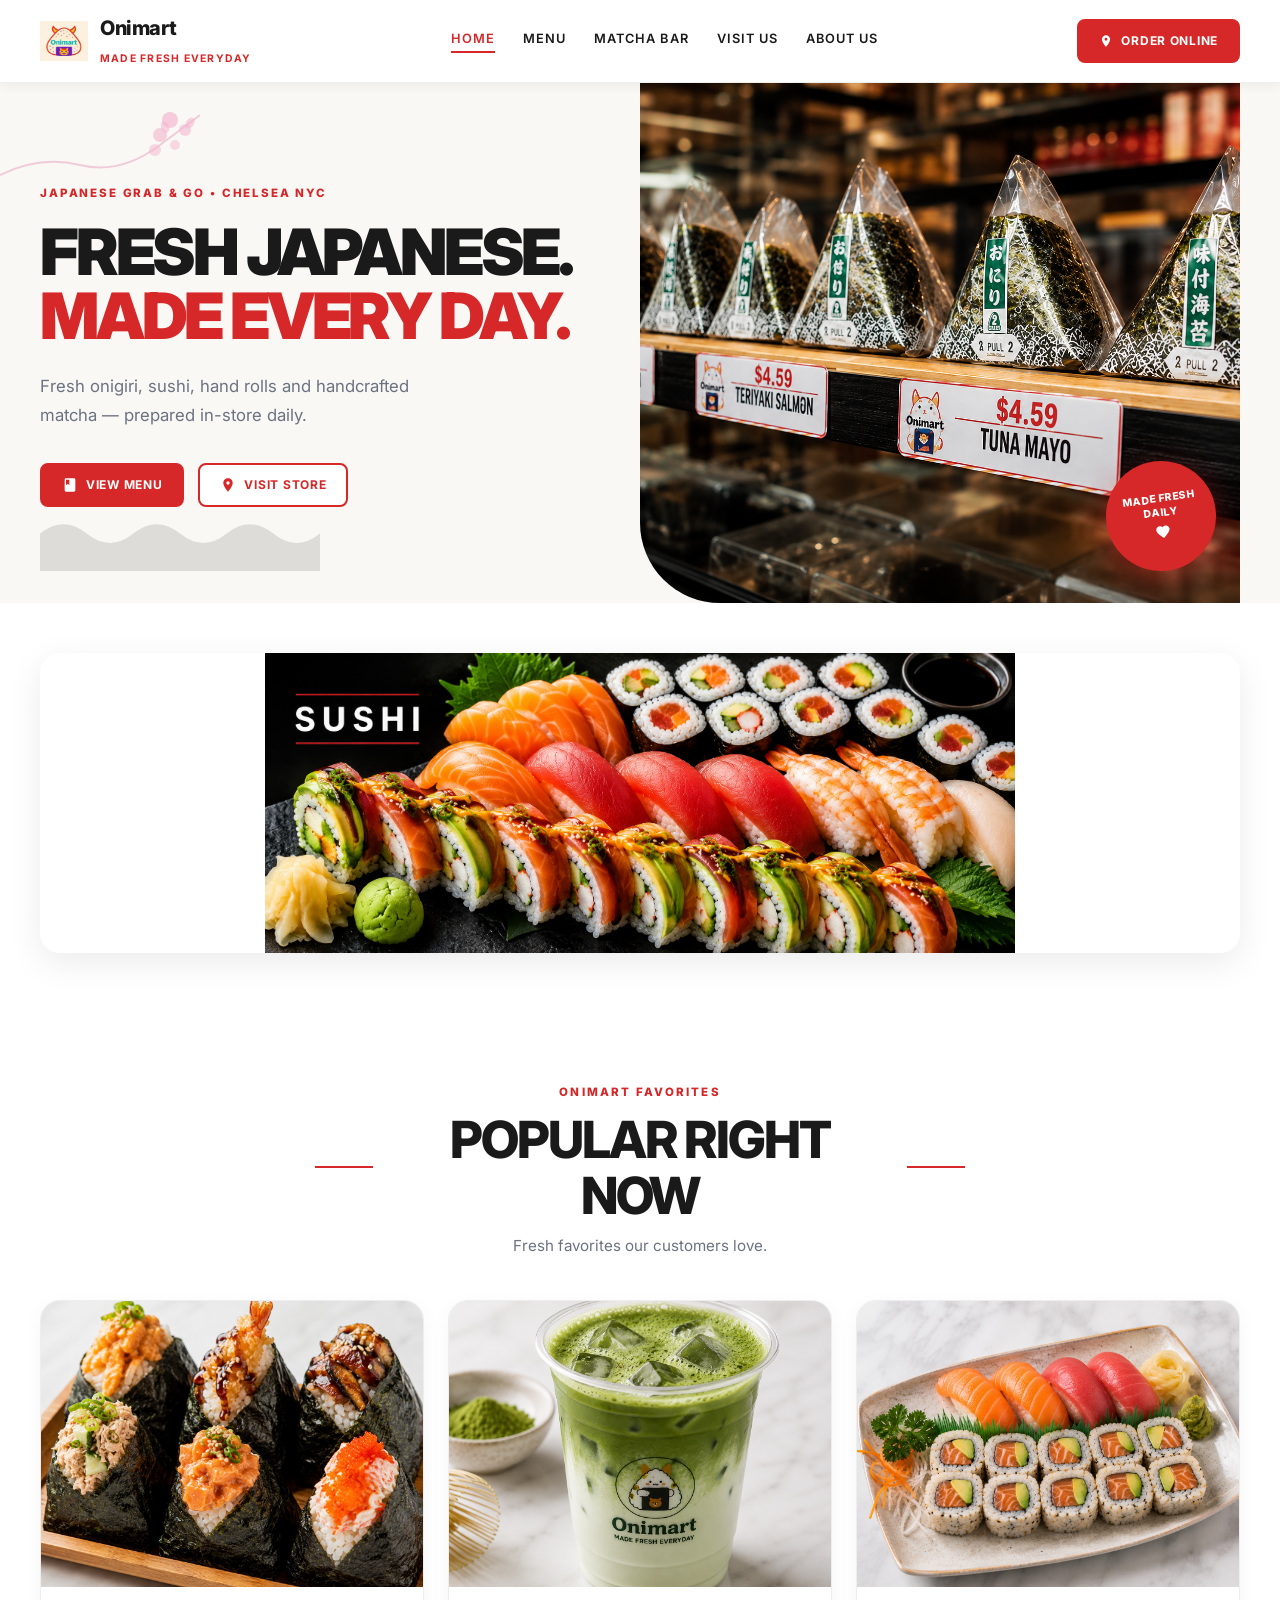
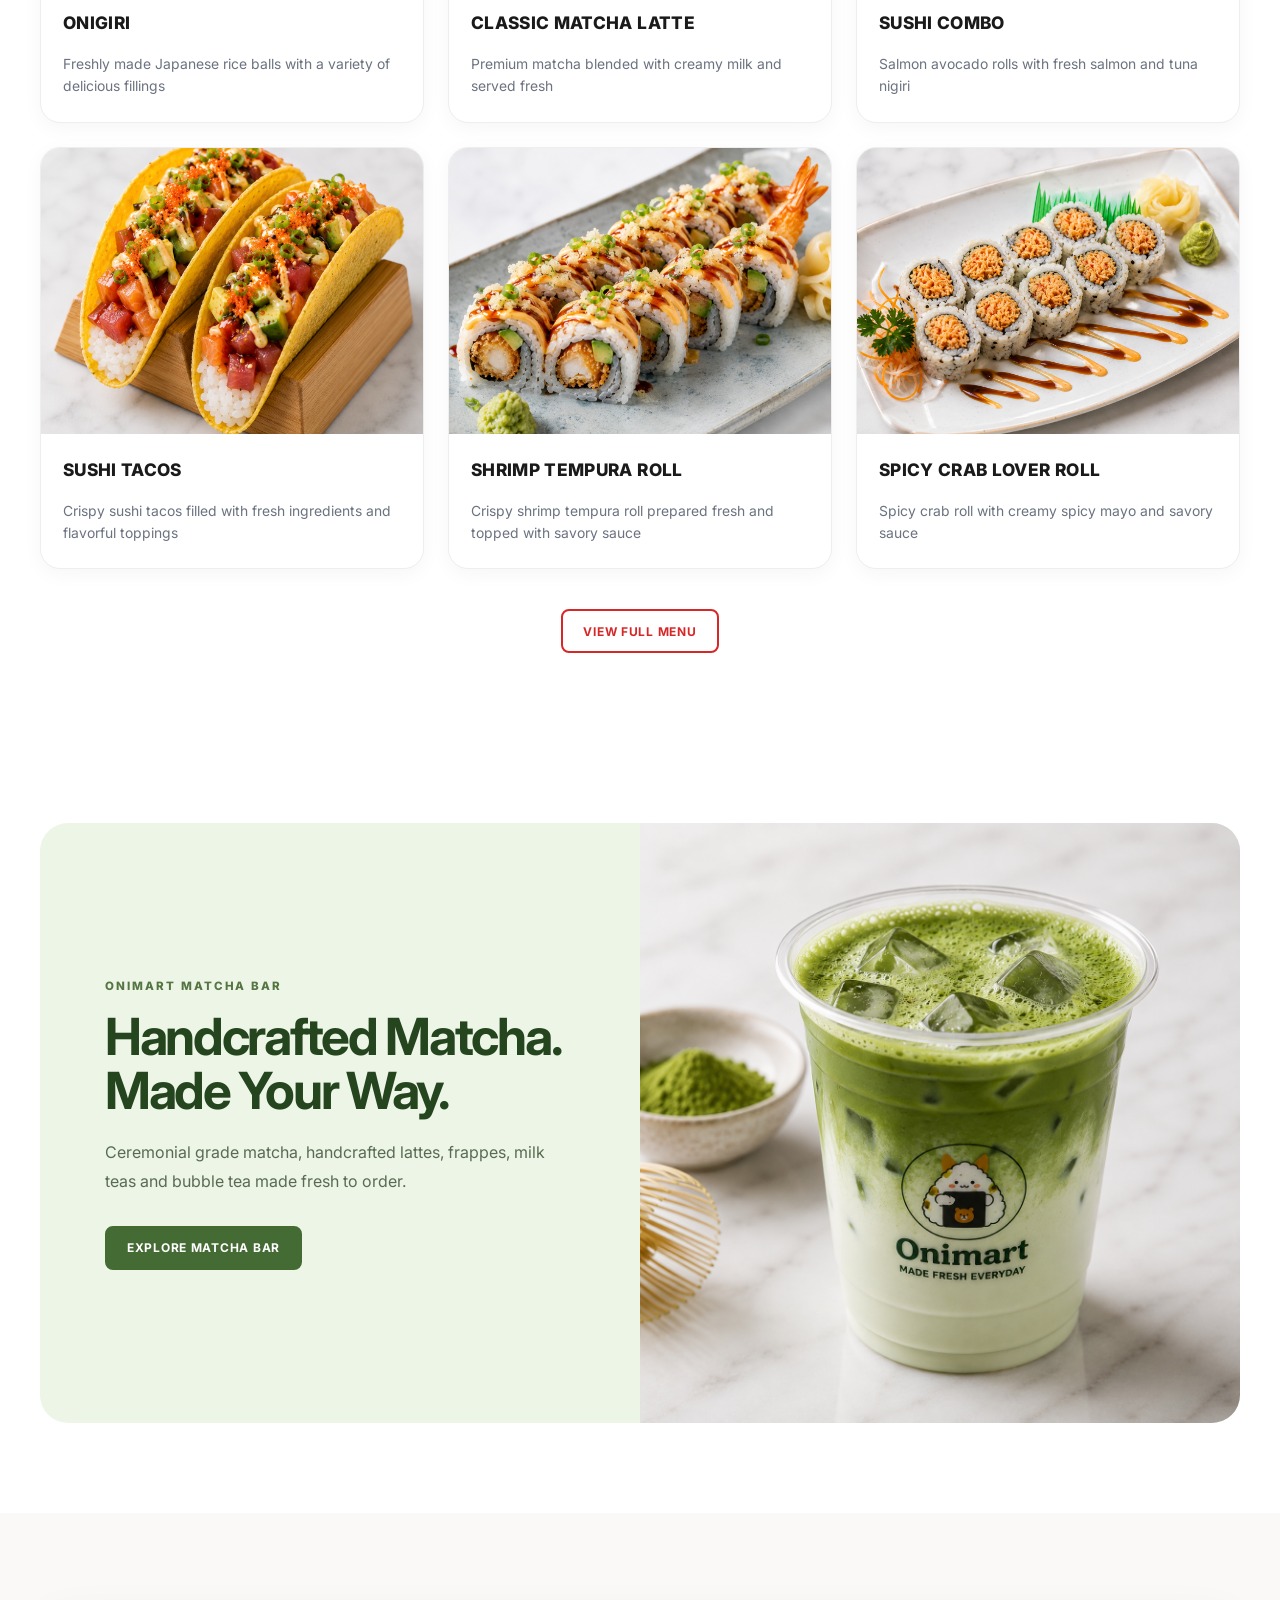
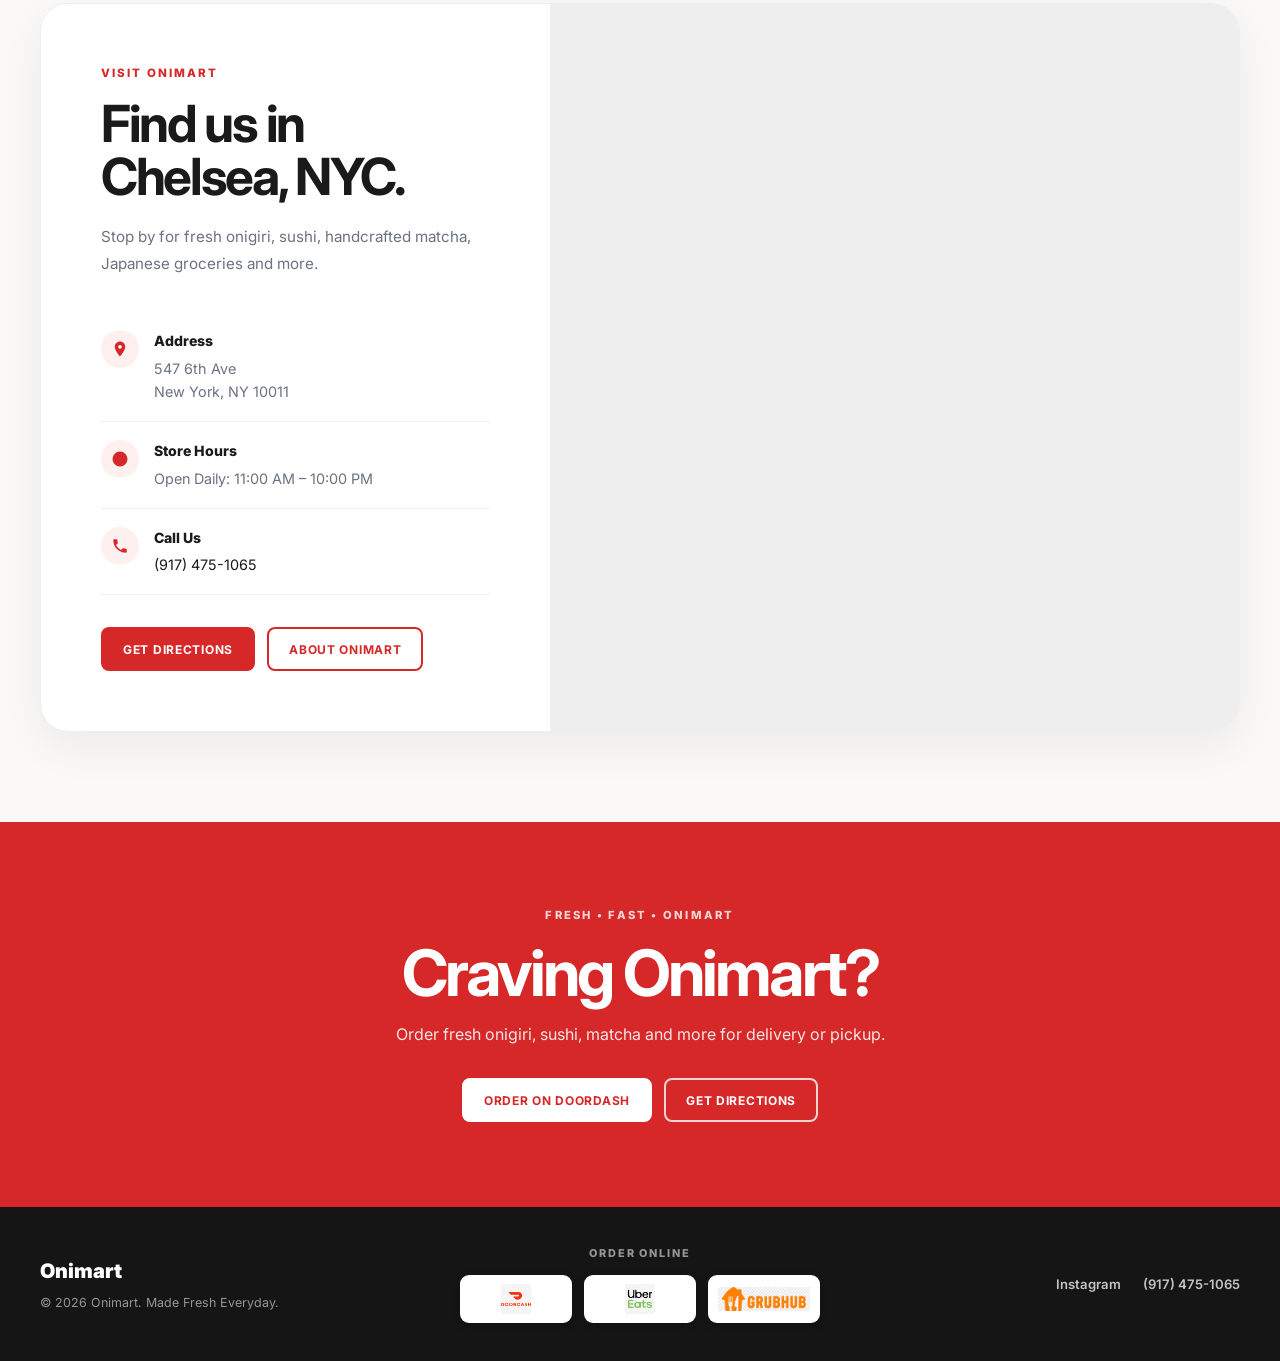
<file: index.html>
<!DOCTYPE html>
<html lang="en">
<head>
  <meta charset="UTF-8">
  <meta name="viewport" content="width=device-width, initial-scale=1.0">
  <meta name="description" content="Onimart — Fresh Japanese grab & go in NYC. Onigiri, sushi, matcha & hand rolls made fresh every day.">
  <title>Onimart — MADE FRESH EVERYDAY Japanese Grab & Go | NYC</title>
  <link rel="preconnect" href="https://fonts.googleapis.com">
  <link rel="preconnect" href="https://fonts.gstatic.com" crossorigin>
  <link href="https://fonts.googleapis.com/css2?family=Inter:wght@400;600;700;800;900&display=swap" rel="stylesheet">
  <link rel="stylesheet" href="css/styles.css">
  <link rel="icon" href="assets/logo.svg" type="image/svg+xml">
</head>
<body>

  <header class="site-header">
    <div class="container header-inner">
      <a href="index.html" class="brand">
        <img src="assets/logo.png" alt="Onimart logo">
        <div class="brand-text">
          <strong>Onimart</strong>
          <span>MADE FRESH EVERYDAY</span>
        </div>
      </a>

      <button class="menu-toggle" aria-label="Toggle menu">
        <span></span><span></span><span></span>
      </button>

      <nav class="main-nav">
        <a href="index.html" class="active">Home</a>
        <a href="menu.html">Menu</a>
        <a href="matcha-bar.html">Matcha Bar</a>
        <a href="visit.html">Visit Us</a>
        <a href="about.html">About Us</a>
      </nav>

<a href="https://www.doordash.com/store/onimart-new-york-43599491/"
   class="btn btn-red header-cta"
   target="_blank"
   rel="noopener">

  <svg width="14" height="14" viewBox="0 0 24 24" fill="currentColor">
    <path d="M12 2C8.13 2 5 5.13 5 9c0 5.25 7 13 7 13s7-7.75 7-13c0-3.87-3.13-7-7-7zm0 9.5a2.5 2.5 0 010-5 2.5 2.5 0 010 5z"/>
  </svg>

  Order Online
</a>
    </div>
  </header>

  <main>
   <!-- =========================
     HERO SECTION
========================= -->

<section class="hero" id="home">

  <div class="container hero-inner">

    <!-- Hero Text -->
    <div class="hero-content">

      <!-- Decorative Graphics -->
      <img src="assets/sakura.svg"
           alt=""
           class="hero-sakura"
           aria-hidden="true">

      <img src="assets/waves.svg"
           alt=""
           class="hero-waves"
           aria-hidden="true">


      <!-- Small Heading -->
      <span class="hero-kicker">
        JAPANESE GRAB &amp; GO • CHELSEA NYC
      </span>


      <!-- Main Heading -->
      <h1>
        Fresh Japanese.
        <span class="red">Made Every Day.</span>
      </h1>


      <!-- Description -->
      <p class="hero-description">
        Fresh onigiri, sushi, hand rolls and handcrafted matcha —
        prepared in-store daily.
      </p>


      <!-- Buttons -->
      <div class="hero-actions">

        <a href="menu.html" class="btn btn-red">

          <svg width="16"
               height="16"
               viewBox="0 0 24 24"
               fill="currentColor">

            <path d="M18 2H6c-1.1 0-2 .9-2 2v16c0 1.1.9 2 2 2h12c1.1 0 2-.9 2-2V4c0-1.1-.9-2-2-2zM6 4h5v8l-2.5-1.5L6 12V4z"/>

          </svg>

          View Menu

        </a>


        <a href="visit.html" class="btn btn-outline">

          <svg width="16"
               height="16"
               viewBox="0 0 24 24"
               fill="currentColor">

            <path d="M12 2C8.13 2 5 5.13 5 9c0 5.25 7 13 7 13s7-7.75 7-13c0-3.87-3.13-7-7-7zm0 9.5a2.5 2.5 0 010-5 2.5 2.5 0 010 5z"/>

          </svg>

          Visit Store

        </a>

      </div>

    </div>


    <!-- Hero Image -->
    <div class="hero-visual">

      <div class="hero-image-wrap">

        <img src="assets/hero-onigiri.png"
             alt="Fresh Onimart Onigiri"
             class="hero-img">


        <!-- Fresh Daily Badge -->
        <div class="hero-badge">

          Made Fresh<br>Daily

          <svg viewBox="0 0 24 24">
            <path d="M12 21.35l-1.45-1.32C5.4 15.36 2 12.28 2 8.5 2 5.42 4.42 3 7.5 3c1.74 0 3.41.81 4.5 2.09C13.09 3.81 14.76 3 16.5 3 19.58 3 22 5.42 22 8.5c0 3.78-3.4 6.86-8.55 11.54L12 21.35z"/>
          </svg>

        </div>

      </div>

    </div>

  </div>

</section>

<!-- Food Banner Slider -->
<section class="food-slider">

  <div class="food-slides">

    <img src="assets/sushi-banner.png"
         class="food-slide active"
         alt="Sushi">

    <img src="assets/matcha-banner.png"
         class="food-slide"
         alt="Matcha Bar">

    <img src="assets/onigiri-banner.png"
         class="food-slide"
         alt="Onigiri">

  </div>

</section>

    <!-- Popular Items -->
<section class="section" id="popular">
  <div class="container">

<div class="section-title popular-heading">
  <span class="popular-kicker">ONIMART FAVORITES</span>
  <h2>Popular Right Now</h2>
  <p>Fresh favorites our customers love.</p>
</div>

    <div class="products-grid">

      <!-- 1. Onigiri -->
      <article class="product-card">
        <div class="product-image">
          <img src="assets/onigiri-popular.png"
               alt="Onimart Onigiri Assortment">
        </div>
        <div class="product-info">
          <div class="product-meta">
            <h3>Onigiri</h3>
          </div>
          <p>Freshly made Japanese rice balls with a variety of delicious fillings</p>
        </div>
      </article>


      <!-- 2. Classic Matcha Latte -->
      <article class="product-card">
        <div class="product-image">
          <img src="assets/classic-matcha-latte.png"
               alt="Classic Matcha Latte">
        </div>
        <div class="product-info">
          <div class="product-meta">
            <h3>Classic Matcha Latte</h3>
          </div>
          <p>Premium matcha blended with creamy milk and served fresh</p>
        </div>
      </article>


      <!-- 3. Sushi Combo -->
      <article class="product-card">
        <div class="product-image">
          <img src="assets/sushi-combo.png"
               alt="Salmon Tuna Roll and Nigiri Combo">
        </div>
        <div class="product-info">
          <div class="product-meta">
            <h3>Sushi Combo</h3>
          </div>
          <p>Salmon avocado rolls with fresh salmon and tuna nigiri</p>
        </div>
      </article>


      <!-- 4. Sushi Tacos -->
      <article class="product-card">
        <div class="product-image">
          <img src="assets/sushi-tacos.png"
               alt="Sushi Tacos">
        </div>
        <div class="product-info">
          <div class="product-meta">
            <h3>Sushi Tacos</h3>
          </div>
          <p>Crispy sushi tacos filled with fresh ingredients and flavorful toppings</p>
        </div>
      </article>


      <!-- 5. Shrimp Tempura Roll -->
      <article class="product-card">
        <div class="product-image">
          <img src="assets/shrimp-tempura-roll.png"
               alt="Shrimp Tempura Roll">
        </div>
        <div class="product-info">
          <div class="product-meta">
            <h3>Shrimp Tempura Roll</h3>
          </div>
          <p>Crispy shrimp tempura roll prepared fresh and topped with savory sauce</p>
        </div>
      </article>


      <!-- 6. Spicy Crab Lover Roll -->
      <article class="product-card">
        <div class="product-image">
          <img src="assets/spicy-crab-lover-roll.png"
               alt="Spicy Crab Lover Roll">
        </div>
        <div class="product-info">
          <div class="product-meta">
            <h3>Spicy Crab Lover Roll</h3>
          </div>
          <p>Spicy crab roll with creamy spicy mayo and savory sauce</p>
        </div>
      </article>

    </div>


    <div style="text-align:center; margin-top:2.5rem;">
      <a href="menu.html" class="btn btn-outline">View Full Menu</a>
    </div>

  </div>
</section>

<!-- =========================
     MATCHA BAR FEATURE
========================= -->

<section class="home-matcha-feature">

  <div class="container home-matcha-feature-inner">

    <div class="home-matcha-feature-content">

      <span class="home-matcha-kicker">
        ONIMART MATCHA BAR
      </span>

      <h2>
        Handcrafted Matcha.<br>
        Made Your Way.
      </h2>

      <p>
        Ceremonial grade matcha, handcrafted lattes, frappes,
        milk teas and bubble tea  made fresh to order.
      </p>

      <a href="matcha-bar.html" class="btn home-matcha-button">
        Explore Matcha Bar
      </a>

    </div>


    <div class="home-matcha-feature-image">

      <img
        src="assets/classic-matcha-latte.png"
        alt="Onimart Classic Matcha Latte"
      >

    </div>

  </div>

</section>

   <!-- =========================
     VISIT ONIMART
========================= -->

<section class="home-visit" id="visit">

  <div class="container home-visit-inner">

    <!-- Store Information -->
    <div class="home-visit-content">

      <span class="home-visit-kicker">
        VISIT ONIMART
      </span>

      <h2>
        Find us in<br>
        Chelsea, NYC.
      </h2>

      <p class="home-visit-intro">
        Stop by for fresh onigiri, sushi, handcrafted matcha,
        Japanese groceries and more.
      </p>


      <!-- Address -->
      <div class="home-visit-detail">

        <div class="home-visit-icon">
          <svg viewBox="0 0 24 24" fill="currentColor">
            <path d="M12 2C8.13 2 5 5.13 5 9c0 5.25 7 13 7 13s7-7.75 7-13c0-3.87-3.13-7-7-7zm0 9.5a2.5 2.5 0 110-5 2.5 2.5 0 010 5z"/>
          </svg>
        </div>

        <div>
          <strong>Address</strong>
          <p>
            547 6th Ave<br>
            New York, NY 10011
          </p>
        </div>

      </div>


      <!-- Hours -->
      <div class="home-visit-detail">

        <div class="home-visit-icon">
          <svg viewBox="0 0 24 24" fill="currentColor">
            <path d="M12 2a10 10 0 100 20 10 10 0 000-20zm1 11h5v-2h-4V6h-2v7h1z"/>
          </svg>
        </div>

        <div>
          <strong>Store Hours</strong>
          <p>Open Daily: 11:00 AM – 10:00 PM</p>
        </div>

      </div>


      <!-- Phone -->
      <div class="home-visit-detail">

        <div class="home-visit-icon">
          <svg viewBox="0 0 24 24" fill="currentColor">
            <path d="M6.62 10.79a15.46 15.46 0 006.59 6.59l2.2-2.2a1 1 0 011.02-.24c1.12.37 2.33.57 3.57.57a1 1 0 011 1V20a1 1 0 01-1 1C10.61 21 3 13.39 3 4a1 1 0 011-1h3.5a1 1 0 011 1c0 1.25.2 2.45.57 3.57a1 1 0 01-.25 1.02l-2.2 2.2z"/>
          </svg>
        </div>

        <div>
          <strong>Call Us</strong>
          <p>
            <a href="tel:+19174751065">(917) 475-1065</a>
          </p>
        </div>

      </div>


      <!-- Buttons -->
      <div class="home-visit-actions">

        <a
          href="https://maps.google.com/?q=547+6th+Ave,+New+York,+NY+10011"
          class="btn btn-red"
          target="_blank"
          rel="noopener">
          Get Directions
        </a>

        <a href="about.html" class="btn btn-outline">
          About Onimart
        </a>

      </div>

    </div>


    <!-- Map -->
    <div class="home-visit-map">

      <iframe
        src="https://maps.google.com/maps?q=547+6th+Ave,+New+York,+NY+10011&output=embed"
        allowfullscreen=""
        loading="lazy"
        referrerpolicy="no-referrer-when-downgrade"
        title="Onimart location map">
      </iframe>

    </div>

  </div>

</section>

<!-- =========================
     ORDER ONLINE CTA
========================= -->

<section class="home-order">

  <div class="container home-order-inner">

    <span class="home-order-kicker">
      FRESH • FAST • ONIMART
    </span>

    <h2>Craving Onimart?</h2>

    <p>
      Order fresh onigiri, sushi, matcha and more
      for delivery or pickup.
    </p>

    <div class="home-order-actions">

      <a
        href="https://www.doordash.com/store/onimart-new-york-43599491/"
        class="btn home-order-primary"
        target="_blank"
        rel="noopener">
        Order on DoorDash
      </a>

      <a
        href="visit.html"
        class="btn home-order-secondary">
        Get Directions
      </a>

    </div>

  </div>

</section>

</main>

<footer class="site-footer">
  <div class="container footer-inner">

    <!-- Left -->
    <div class="footer-brand">
      <strong>Onimart</strong>
      <p>&copy; 2026 Onimart. Made Fresh Everyday.</p>
    </div>

    <!-- Center: Delivery Apps -->
    <div class="footer-order">
      <span class="footer-order-title">ORDER ONLINE</span>

      <div class="footer-delivery-links">

        <!-- DoorDash -->
        <a href="https://www.doordash.com/store/onimart-new-york-43599491/"
           target="_blank"
           rel="noopener"
           aria-label="Order Onimart on DoorDash">
          <img src="assets/doordash-logo.png" alt="DoorDash">
        </a>

        <!-- Uber Eats -->
        <a href="https://www.ubereats.com/"
           class="ubereats-link"
           aria-label="Order Onimart on Uber Eats">
          <img src="assets/ubereats-logo.png" alt="Uber Eats">
        </a>

        <!-- Grubhub -->
        <a href="https://www.grubhub.com/restaurant/onimart-547-6th-ave-new-york/13994256"
           class="grubhub-link"
           aria-label="Order Onimart on Grubhub">
          <img src="assets/grubhub-logo.png" alt="Grubhub">
        </a>

      </div>
    </div>

    <!-- Right -->
    <div class="footer-contact">
      <a href="https://www.instagram.com/onimart_ny/"
         target="_blank"
         rel="noopener">
        Instagram
      </a>

      <a href="tel:+19174751065">
        (917) 475-1065
      </a>
    </div>

  </div>
    <!-- Developer Credit -->
  <!-- <div class="developer-credit">
    Website designed &amp; developed by
    <a href="https://www.linkedin.com/in/12srinivasreddy/"
       target="_blank"
       rel="noopener">
      Srinivas Reddy
    </a>
  </div> -->
</footer>

<script src="js/main.js"></script>
</body>
</html>
</file>
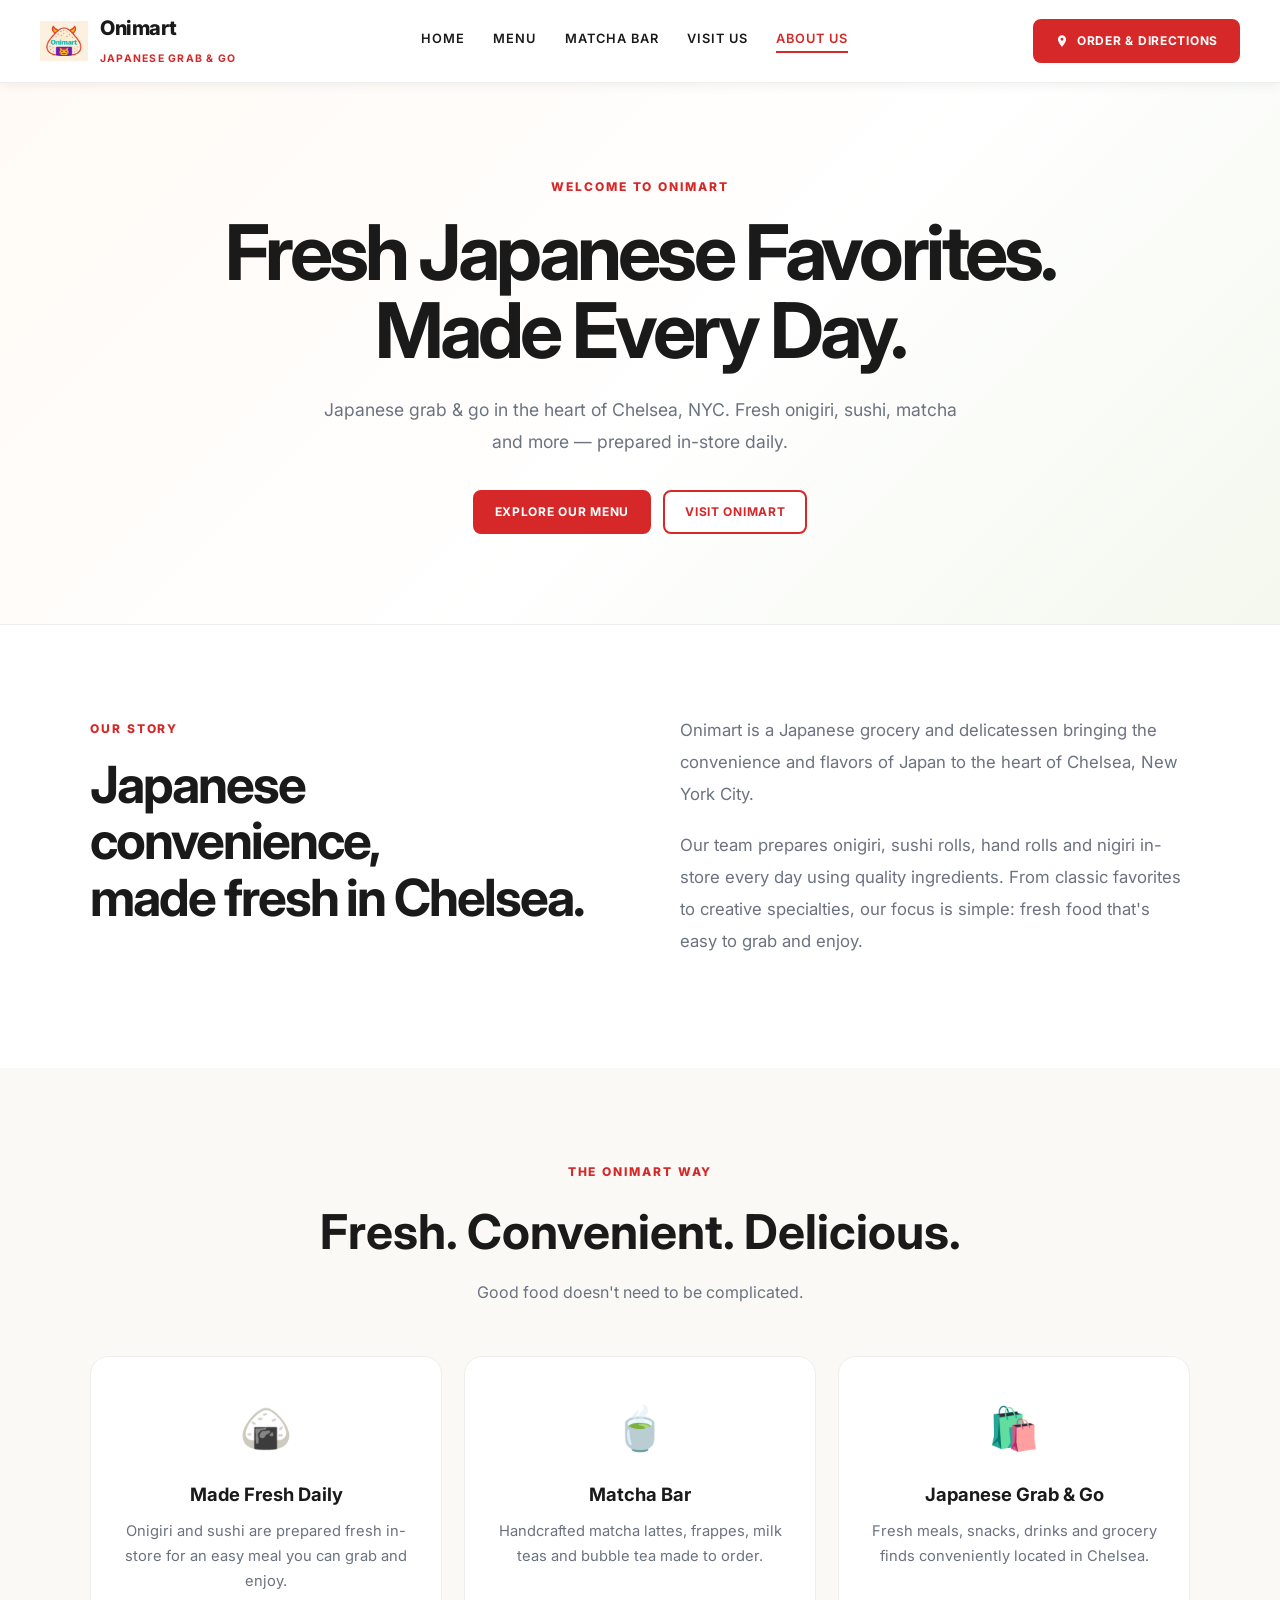
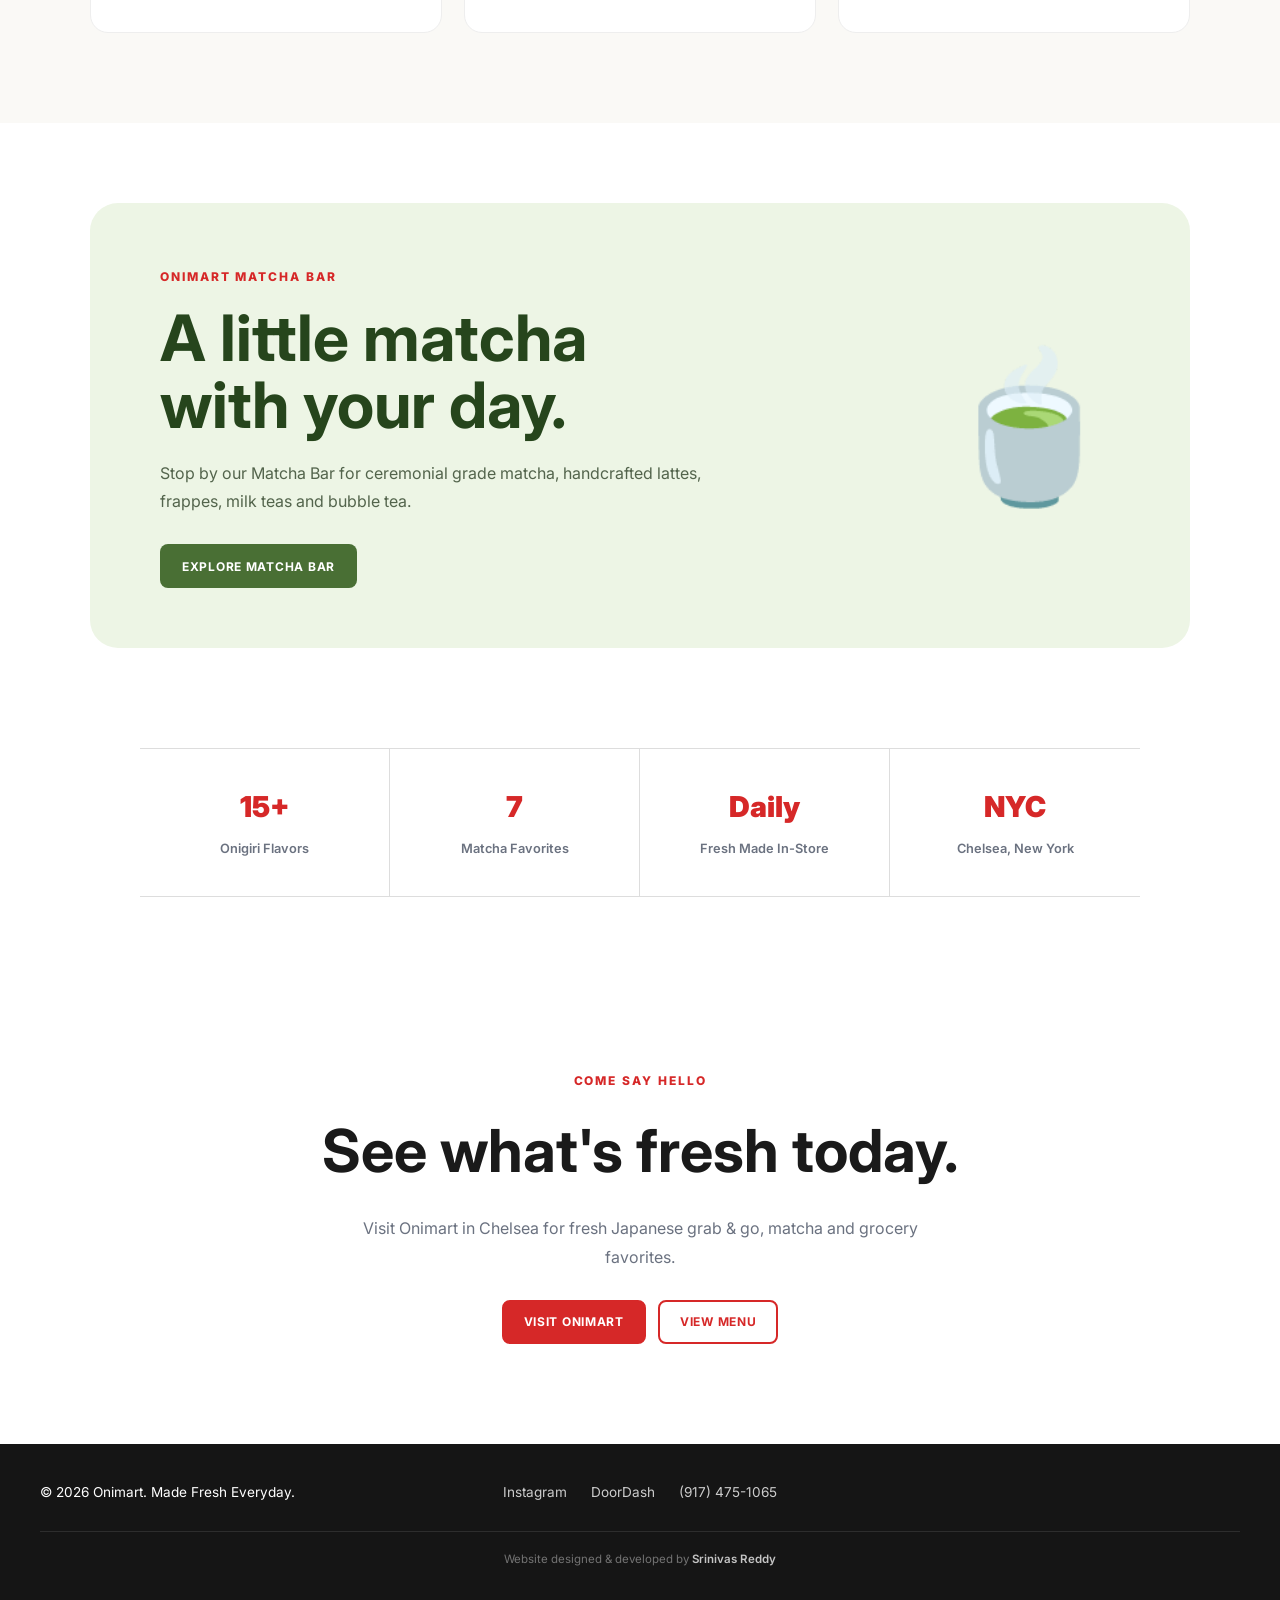
<file: about.html>
<!DOCTYPE html>
<html lang="en">
<head>
  <meta charset="UTF-8">
  <meta name="viewport" content="width=device-width, initial-scale=1.0">
  <meta name="description" content="About Onimart — Japanese grab & go grocery and delicatessen in Chelsea, NYC.">
  <title>About Us — Onimart</title>
  <link rel="preconnect" href="https://fonts.googleapis.com">
  <link rel="preconnect" href="https://fonts.gstatic.com" crossorigin>
  <link href="https://fonts.googleapis.com/css2?family=Inter:wght@400;600;700;800;900&display=swap" rel="stylesheet">
  <link rel="stylesheet" href="css/styles.css">
  <link rel="icon" href="assets/logo.png" type="image/svg+xml">
</head>
<body>

  <header class="site-header">
    <div class="container header-inner">
      <a href="index.html" class="brand">
        <img src="assets/logo.png" alt="Onimart logo">
        <div class="brand-text">
          <strong>Onimart</strong>
          <span>Japanese Grab &amp; Go</span>
        </div>
      </a>
      <button class="menu-toggle" aria-label="Toggle menu"><span></span><span></span><span></span></button>
      <nav class="main-nav">
        <a href="index.html">Home</a>
        <a href="menu.html">Menu</a>
        <a href="matcha-bar.html">Matcha Bar</a>
        <a href="visit.html">Visit Us</a>
        <a href="about.html" class="active">About Us</a>
      </nav>
      <a href="https://www.doordash.com/store/onimart-new-york-43599491/" class="btn btn-red header-cta" target="_blank" rel="noopener">
        <svg width="14" height="14" viewBox="0 0 24 24" fill="currentColor"><path d="M12 2C8.13 2 5 5.13 5 9c0 5.25 7 13 7 13s7-7.75 7-13c0-3.87-3.13-7-7-7zm0 9.5a2.5 2.5 0 010-5 2.5 2.5 0 010 5z"/></svg>
        Order &amp; Directions
      </a>
    </div>
  </header>

  <!-- ================= ABOUT HERO ================= -->
<section class="about-hero">
  <div class="container about-hero-inner">

    <span class="about-eyebrow">WELCOME TO ONIMART</span>

    <h1>Fresh Japanese Favorites.<br>Made Every Day.</h1>

    <p>
      Japanese grab &amp; go in the heart of Chelsea, NYC.
      Fresh onigiri, sushi, matcha and more — prepared in-store daily.
    </p>

    <div class="about-hero-actions">
      <a href="menu.html" class="btn btn-red">Explore Our Menu</a>
      <a href="visit.html" class="btn about-outline-btn">Visit Onimart</a>
    </div>

  </div>
</section>


<main>

  <!-- ================= OUR STORY ================= -->
  <section class="about-story">
    <div class="container about-story-grid">

      <div class="about-story-heading">
        <span class="about-small-title">OUR STORY</span>

        <h2>
          Japanese convenience,<br>
          made fresh in Chelsea.
        </h2>
      </div>

      <div class="about-story-text">
        <p>
          Onimart is a Japanese grocery and delicatessen bringing the
          convenience and flavors of Japan to the heart of Chelsea,
          New York City.
        </p>

        <p>
          Our team prepares onigiri, sushi rolls, hand rolls and nigiri
          in-store every day using quality ingredients. From classic
          favorites to creative specialties, our focus is simple:
          fresh food that's easy to grab and enjoy.
        </p>
      </div>

    </div>
  </section>


  <!-- ================= WHAT MAKES US ONIMART ================= -->
  <section class="about-features">
    <div class="container">

      <div class="about-section-heading">
        <span>THE ONIMART WAY</span>
        <h2>Fresh. Convenient. Delicious.</h2>
        <p>Good food doesn't need to be complicated.</p>
      </div>


      <div class="about-feature-grid">

        <div class="about-feature-card">
          <div class="about-feature-icon">🍙</div>

          <h3>Made Fresh Daily</h3>

          <p>
            Onigiri and sushi are prepared fresh in-store
            for an easy meal you can grab and enjoy.
          </p>
        </div>


        <div class="about-feature-card">
          <div class="about-feature-icon">🍵</div>

          <h3>Matcha Bar</h3>

          <p>
            Handcrafted matcha lattes, frappes, milk teas
            and bubble tea made to order.
          </p>
        </div>


        <div class="about-feature-card">
          <div class="about-feature-icon">🛍️</div>

          <h3>Japanese Grab &amp; Go</h3>

          <p>
            Fresh meals, snacks, drinks and grocery finds
            conveniently located in Chelsea.
          </p>
        </div>

      </div>
    </div>
  </section>


  <!-- ================= MATCHA FEATURE ================= -->
  <section class="about-matcha">
    <div class="container about-matcha-inner">

      <div class="about-matcha-content">

        <span class="about-small-title">ONIMART MATCHA BAR</span>

        <h2>A little matcha<br>with your day.</h2>

        <p>
          Stop by our Matcha Bar for ceremonial grade matcha,
          handcrafted lattes, frappes, milk teas and bubble tea.
        </p>

        <a href="matcha-bar.html" class="btn about-matcha-btn">
          Explore Matcha Bar
        </a>

      </div>

      <div class="about-matcha-decoration">
        <span>🍵</span>
      </div>

    </div>
  </section>


  <!-- ================= NUMBERS ================= -->
  <section class="about-numbers">
    <div class="container about-number-grid">

      <div class="about-number">
        <strong>15+</strong>
        <span>Onigiri Flavors</span>
      </div>

      <div class="about-number">
        <strong>7</strong>
        <span>Matcha Favorites</span>
      </div>

      <div class="about-number">
        <strong>Daily</strong>
        <span>Fresh Made In-Store</span>
      </div>

      <div class="about-number">
        <strong>NYC</strong>
        <span>Chelsea, New York</span>
      </div>

    </div>
  </section>


  <!-- ================= FINAL CTA ================= -->
  <section class="about-final">
    <div class="container">

      <span>COME SAY HELLO</span>

      <h2>See what's fresh today.</h2>

      <p>
        Visit Onimart in Chelsea for fresh Japanese grab &amp; go,
        matcha and grocery favorites.
      </p>

      <div class="about-final-buttons">
        <a href="visit.html" class="btn btn-red">Visit Onimart</a>
        <a href="menu.html" class="btn about-outline-btn">View Menu</a>
      </div>

    </div>
  </section>

</main>

  <footer class="site-footer">
    <div class="container footer-inner">
      <p>&copy; 2026 Onimart. Made Fresh Everyday.</p>
      <div class="footer-social">
        <a href="https://www.instagram.com/onimart_ny/" target="_blank" rel="noopener">Instagram</a>
        <a href="https://www.doordash.com/store/onimart-new-york-43599491/" target="_blank" rel="noopener">DoorDash</a>
        <a href="tel:+19174751065">(917) 475-1065</a>
      </div>
    </div>
        <!-- Developer Credit -->
  <div class="developer-credit">
    Website designed &amp; developed by
    <a href="https://www.linkedin.com/in/12srinivasreddy/"
       target="_blank"
       rel="noopener">
      Srinivas Reddy
    </a>
  </div>
  </footer>

  <script src="js/main.js"></script>
</body>
</html>
</file>
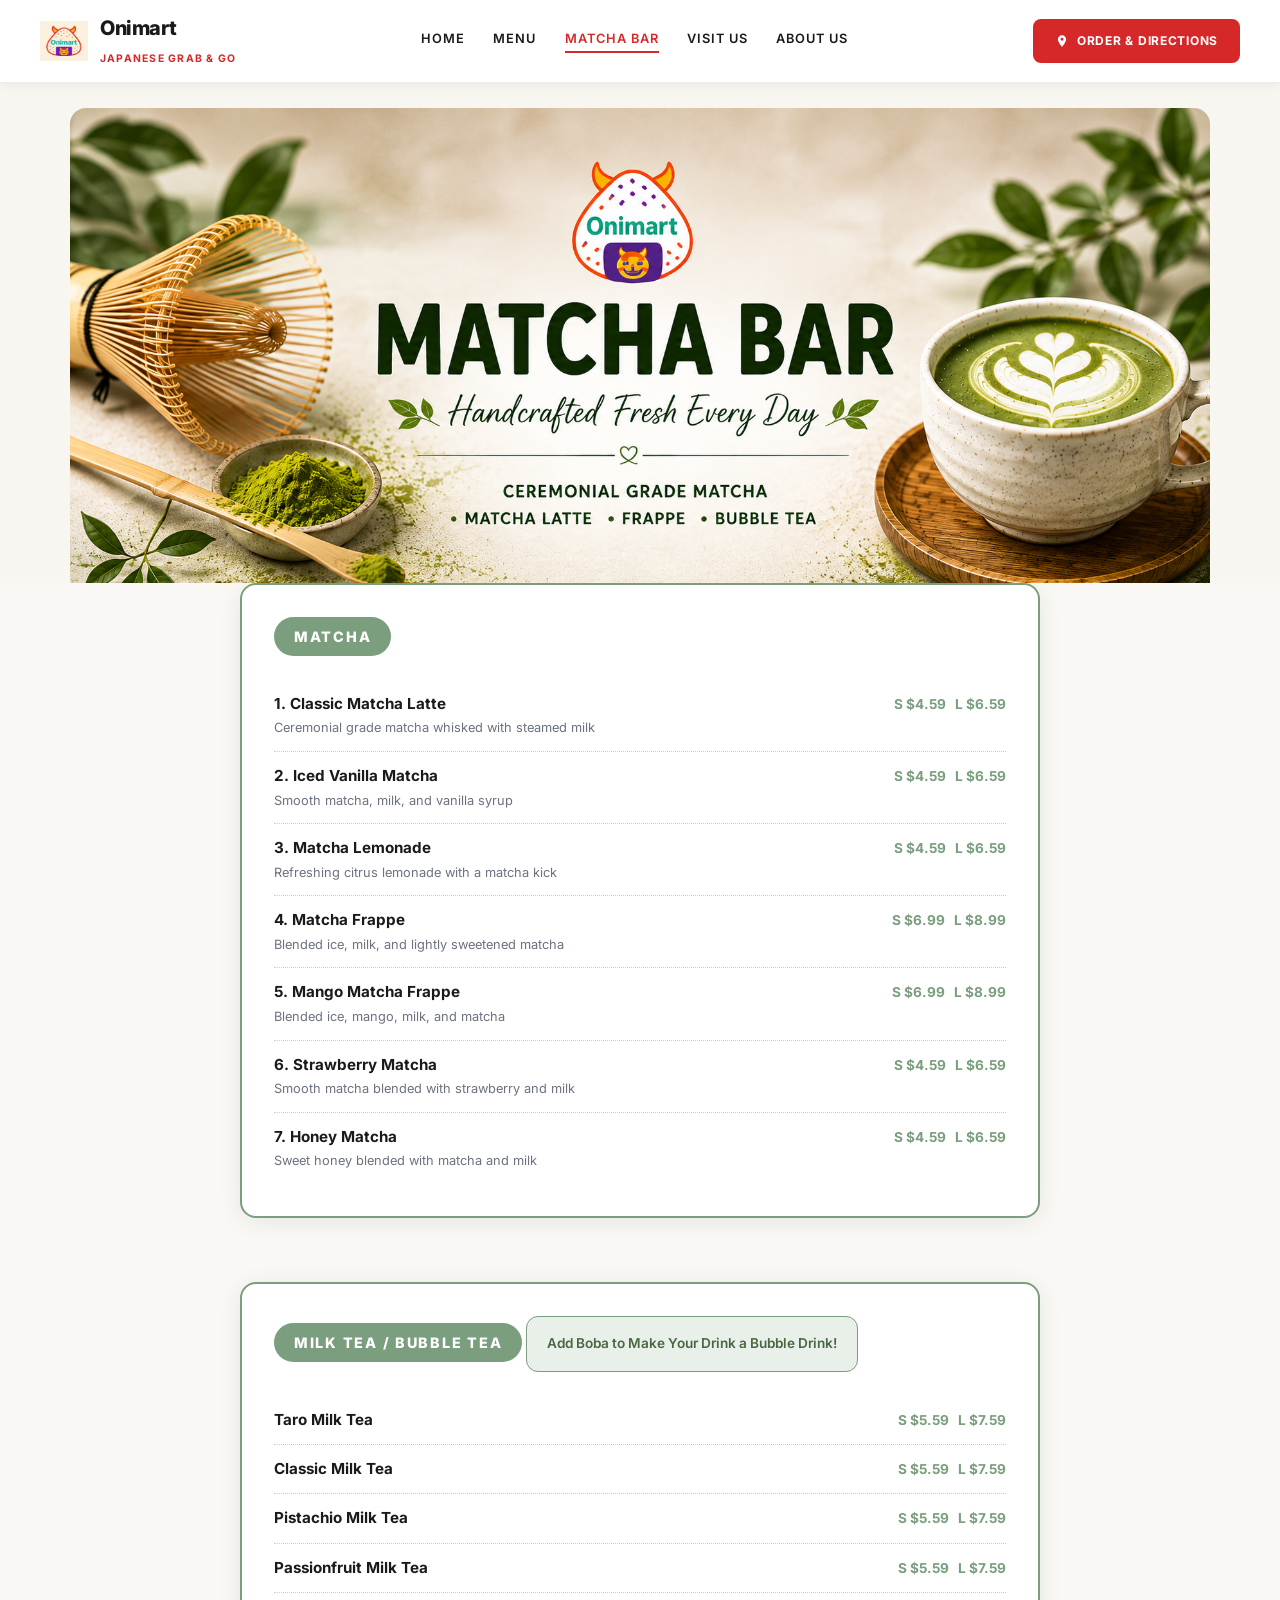
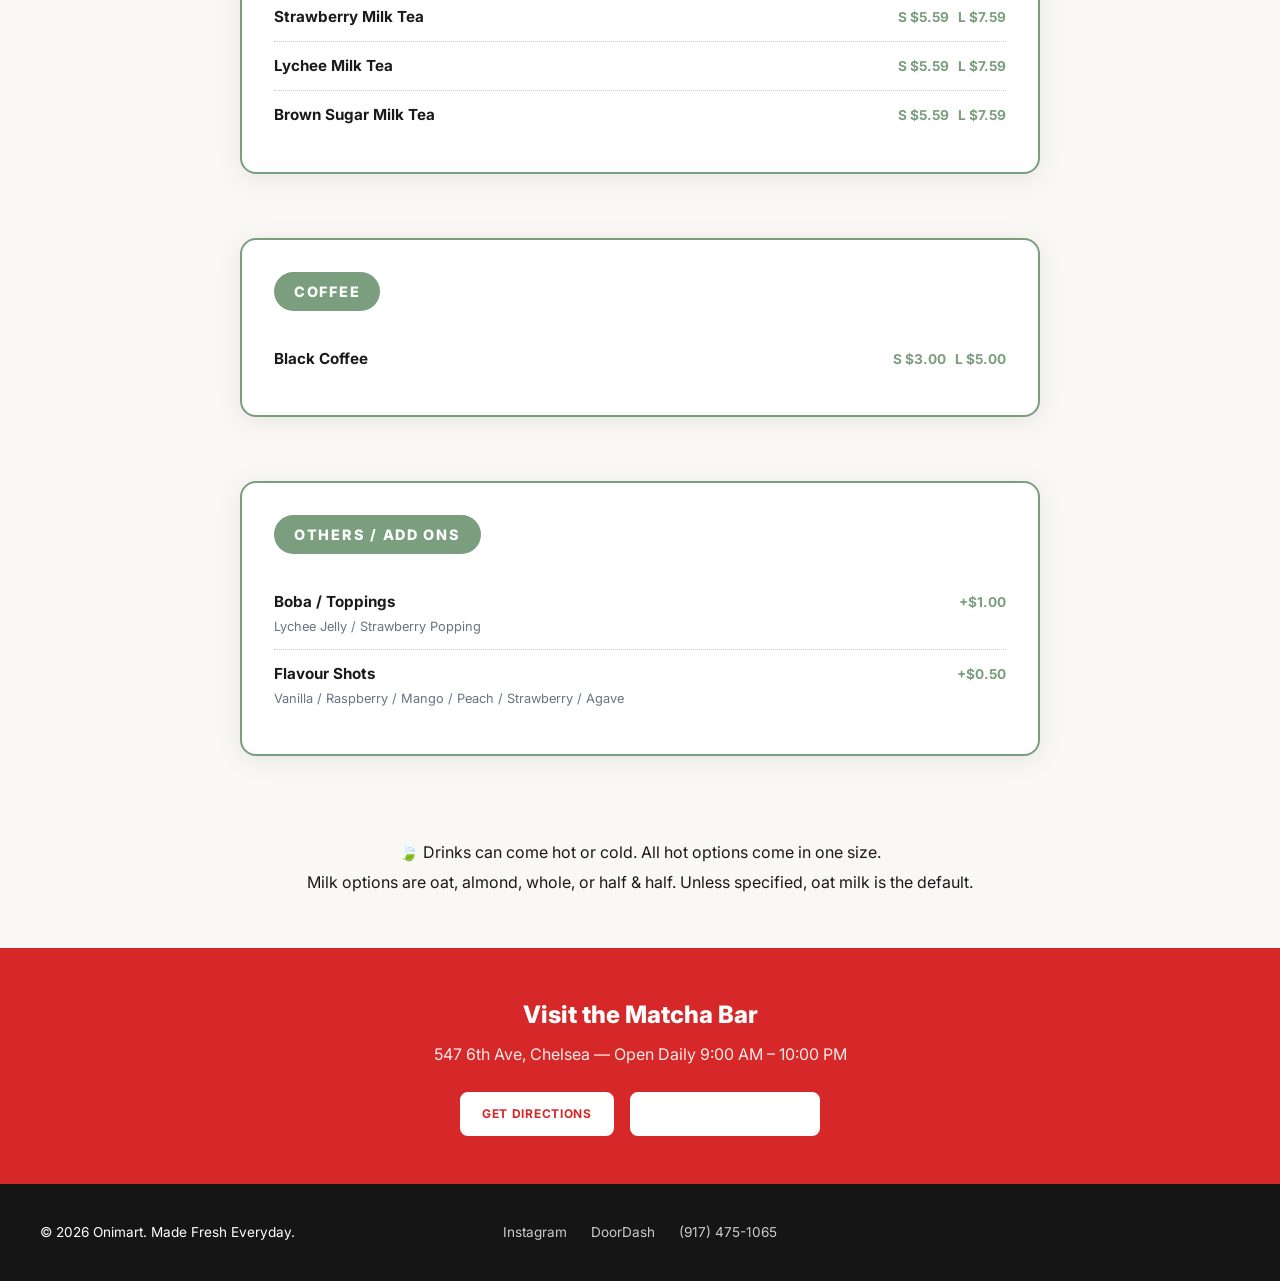
<file: matcha-bar.html>
<!DOCTYPE html>
<html lang="en">
<head>
  <meta charset="UTF-8">
  <meta name="viewport" content="width=device-width, initial-scale=1.0">
  <meta name="description" content="Onimart Matcha Bar — ceremonial grade matcha lattes, frappes, and bubble tea in NYC.">
  <title>Matcha Bar — Onimart</title>
  <link rel="preconnect" href="https://fonts.googleapis.com">
  <link rel="preconnect" href="https://fonts.gstatic.com" crossorigin>
  <link href="https://fonts.googleapis.com/css2?family=Inter:wght@400;600;700;800;900&display=swap" rel="stylesheet">
  <link rel="stylesheet" href="css/styles.css">
  <link rel="icon" href="assets/logo.png" type="image/svg+xml">
</head>
<body class="matcha-page">

  <header class="site-header">
    <div class="container header-inner">
      <a href="index.html" class="brand">
        <img src="assets/logo.png" alt="Onimart logo">
        <div class="brand-text">
          <strong>Onimart</strong>
          <span>Japanese Grab &amp; Go</span>
        </div>
      </a>
      <button class="menu-toggle" aria-label="Toggle menu"><span></span><span></span><span></span></button>
      <nav class="main-nav">
        <a href="index.html">Home</a>
        <a href="menu.html">Menu</a>
        <a href="matcha-bar.html" class="active">Matcha Bar</a>
        <a href="visit.html">Visit Us</a>
        <a href="about.html">About Us</a>
      </nav>
      <a href="https://www.doordash.com/store/onimart-new-york-43599491/" class="btn btn-red header-cta" target="_blank" rel="noopener">
        <svg width="14" height="14" viewBox="0 0 24 24" fill="currentColor"><path d="M12 2C8.13 2 5 5.13 5 9c0 5.25 7 13 7 13s7-7.75 7-13c0-3.87-3.13-7-7-7zm0 9.5a2.5 2.5 0 010-5 2.5 2.5 0 010 5z"/></svg>
        Order &amp; Directions
      </a>
    </div>
  </header>

<!-- Matcha Bar Header Banner -->
<section class="matcha-hero" id="matchaHero">
  <div class="container">
    <img
      src="assets/matcha-header.png"
      alt="Onimart Matcha Bar"
      class="matcha-hero-image"
    >
  </div>
</section>

<main>

  <!-- ================= MATCHA ================= -->
  <div class="matcha-menu-box">
    <div class="matcha-section-title">Matcha</div>

    <div class="matcha-item">
      <div>
        <div class="matcha-item-name">1. Classic Matcha Latte</div>
        <div class="matcha-item-desc">Ceremonial grade matcha whisked with steamed milk</div>
      </div>
      <div class="matcha-item-prices">S $4.59 &nbsp; L $6.59</div>
    </div>

    <div class="matcha-item">
      <div>
        <div class="matcha-item-name">2. Iced Vanilla Matcha</div>
        <div class="matcha-item-desc">Smooth matcha, milk, and vanilla syrup</div>
      </div>
      <div class="matcha-item-prices">S $4.59 &nbsp; L $6.59</div>
    </div>

    <div class="matcha-item">
      <div>
        <div class="matcha-item-name">3. Matcha Lemonade</div>
        <div class="matcha-item-desc">Refreshing citrus lemonade with a matcha kick</div>
      </div>
      <div class="matcha-item-prices">S $4.59 &nbsp; L $6.59</div>
    </div>

    <div class="matcha-item">
      <div>
        <div class="matcha-item-name">4. Matcha Frappe</div>
        <div class="matcha-item-desc">Blended ice, milk, and lightly sweetened matcha</div>
      </div>
      <div class="matcha-item-prices">S $6.99 &nbsp; L $8.99</div>
    </div>

    <div class="matcha-item">
      <div>
        <div class="matcha-item-name">5. Mango Matcha Frappe</div>
        <div class="matcha-item-desc">Blended ice, mango, milk, and matcha</div>
      </div>
      <div class="matcha-item-prices">S $6.99 &nbsp; L $8.99</div>
    </div>

    <div class="matcha-item">
      <div>
        <div class="matcha-item-name">6. Strawberry Matcha</div>
        <div class="matcha-item-desc">Smooth matcha blended with strawberry and milk</div>
      </div>
      <div class="matcha-item-prices">S $4.59 &nbsp; L $6.59</div>
    </div>

    <div class="matcha-item">
      <div>
        <div class="matcha-item-name">7. Honey Matcha</div>
        <div class="matcha-item-desc">Sweet honey blended with matcha and milk</div>
      </div>
      <div class="matcha-item-prices">S $4.59 &nbsp; L $6.59</div>
    </div>
  </div>


  <!-- ================= MILK TEA / BUBBLE TEA ================= -->
  <div class="matcha-menu-box">
    <div class="matcha-section-title">Milk Tea / Bubble Tea</div>

    <p class="menu-note">Add Boba to Make Your Drink a Bubble Drink!</p>

    <div class="matcha-item">
      <div class="matcha-item-name">Taro Milk Tea</div>
      <div class="matcha-item-prices">S $5.59 &nbsp; L $7.59</div>
    </div>

    <div class="matcha-item">
      <div class="matcha-item-name">Classic Milk Tea</div>
      <div class="matcha-item-prices">S $5.59 &nbsp; L $7.59</div>
    </div>

    <div class="matcha-item">
      <div class="matcha-item-name">Pistachio Milk Tea</div>
      <div class="matcha-item-prices">S $5.59 &nbsp; L $7.59</div>
    </div>

    <div class="matcha-item">
      <div class="matcha-item-name">Passionfruit Milk Tea</div>
      <div class="matcha-item-prices">S $5.59 &nbsp; L $7.59</div>
    </div>

    <div class="matcha-item">
      <div class="matcha-item-name">Strawberry Milk Tea</div>
      <div class="matcha-item-prices">S $5.59 &nbsp; L $7.59</div>
    </div>

    <div class="matcha-item">
      <div class="matcha-item-name">Lychee Milk Tea</div>
      <div class="matcha-item-prices">S $5.59 &nbsp; L $7.59</div>
    </div>

    <div class="matcha-item">
      <div class="matcha-item-name">Brown Sugar Milk Tea</div>
      <div class="matcha-item-prices">S $5.59 &nbsp; L $7.59</div>
    </div>
  </div>


  <!-- ================= COFFEE ================= -->
  <div class="matcha-menu-box">
    <div class="matcha-section-title">Coffee</div>

    <div class="matcha-item">
      <div class="matcha-item-name">Black Coffee</div>
      <div class="matcha-item-prices">S $3.00 &nbsp; L $5.00</div>
    </div>
  </div>


  <!-- ================= OTHERS / ADD ONS ================= -->
  <div class="matcha-menu-box">
    <div class="matcha-section-title">Others / Add Ons</div>

    <div class="matcha-item">
      <div>
        <div class="matcha-item-name">Boba / Toppings</div>
        <div class="matcha-item-desc">Lychee Jelly / Strawberry Popping</div>
      </div>
      <div class="matcha-item-prices">+$1.00</div>
    </div>

    <div class="matcha-item">
      <div>
        <div class="matcha-item-name">Flavour Shots</div>
        <div class="matcha-item-desc">
          Vanilla / Raspberry / Mango / Peach / Strawberry / Agave
        </div>
      </div>
      <div class="matcha-item-prices">+$0.50</div>
    </div>
  </div>


  <!-- ================= MENU NOTES ================= -->
  <div class="matcha-menu-notes">
    <p>🍃 Drinks can come hot or cold. All hot options come in one size.</p>
    <p>Milk options are oat, almond, whole, or half &amp; half. Unless specified, oat milk is the default.</p>
  </div>

</main>

  <section class="order-banner" style="margin-top:2rem;">
    <div class="container">
      <h2>Visit the Matcha Bar</h2>
      <p>547 6th Ave, Chelsea — Open Daily 9:00 AM – 10:00 PM</p>
      <div class="order-links">
        <a href="visit.html" class="btn">Get Directions</a>
        <a href="https://www.doordash.com/store/onimart-new-york-43599491/" class="btn btn-outline" style="color:#fff;border-color:#fff;" target="_blank" rel="noopener">Order on DoorDash</a>
      </div>
    </div>
  </section>

  <footer class="site-footer">
    <div class="container footer-inner">
      <p>&copy; 2026 Onimart. Made Fresh Everyday.</p>
      <div class="footer-social">
        <a href="https://www.instagram.com/onimart_ny/" target="_blank" rel="noopener">Instagram</a>
        <a href="https://www.doordash.com/store/onimart-new-york-43599491/" target="_blank" rel="noopener">DoorDash</a>
        <a href="tel:+19174751065">(917) 475-1065</a>
      </div>
    </div>
        <!-- Developer Credit -->
  <!-- <div class="developer-credit">
    Website designed &amp; developed by
    <a href="https://www.linkedin.com/in/12srinivasreddy/"
       target="_blank"
       rel="noopener">
      Srinivas Reddy
    </a>
  </div> -->
  </footer>

  <script src="js/main.js"></script>
</body>
</html>
</file>
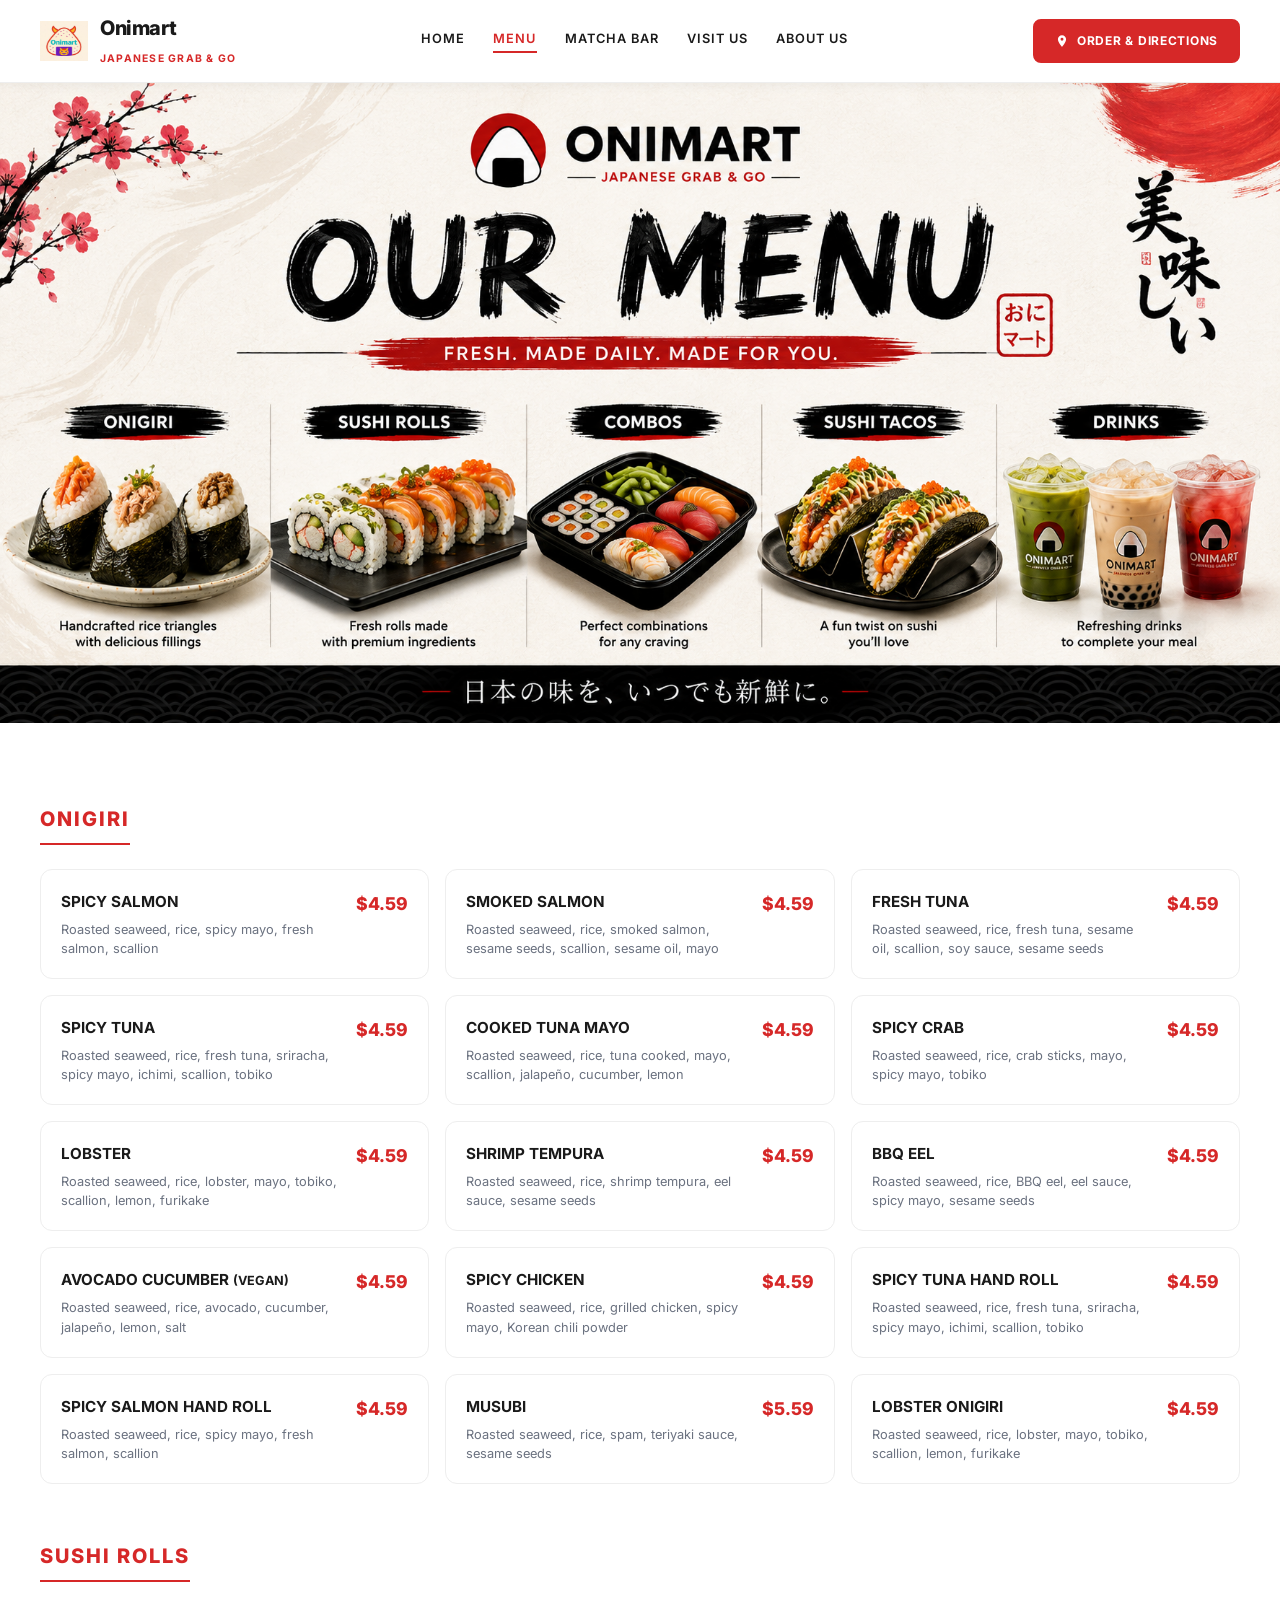
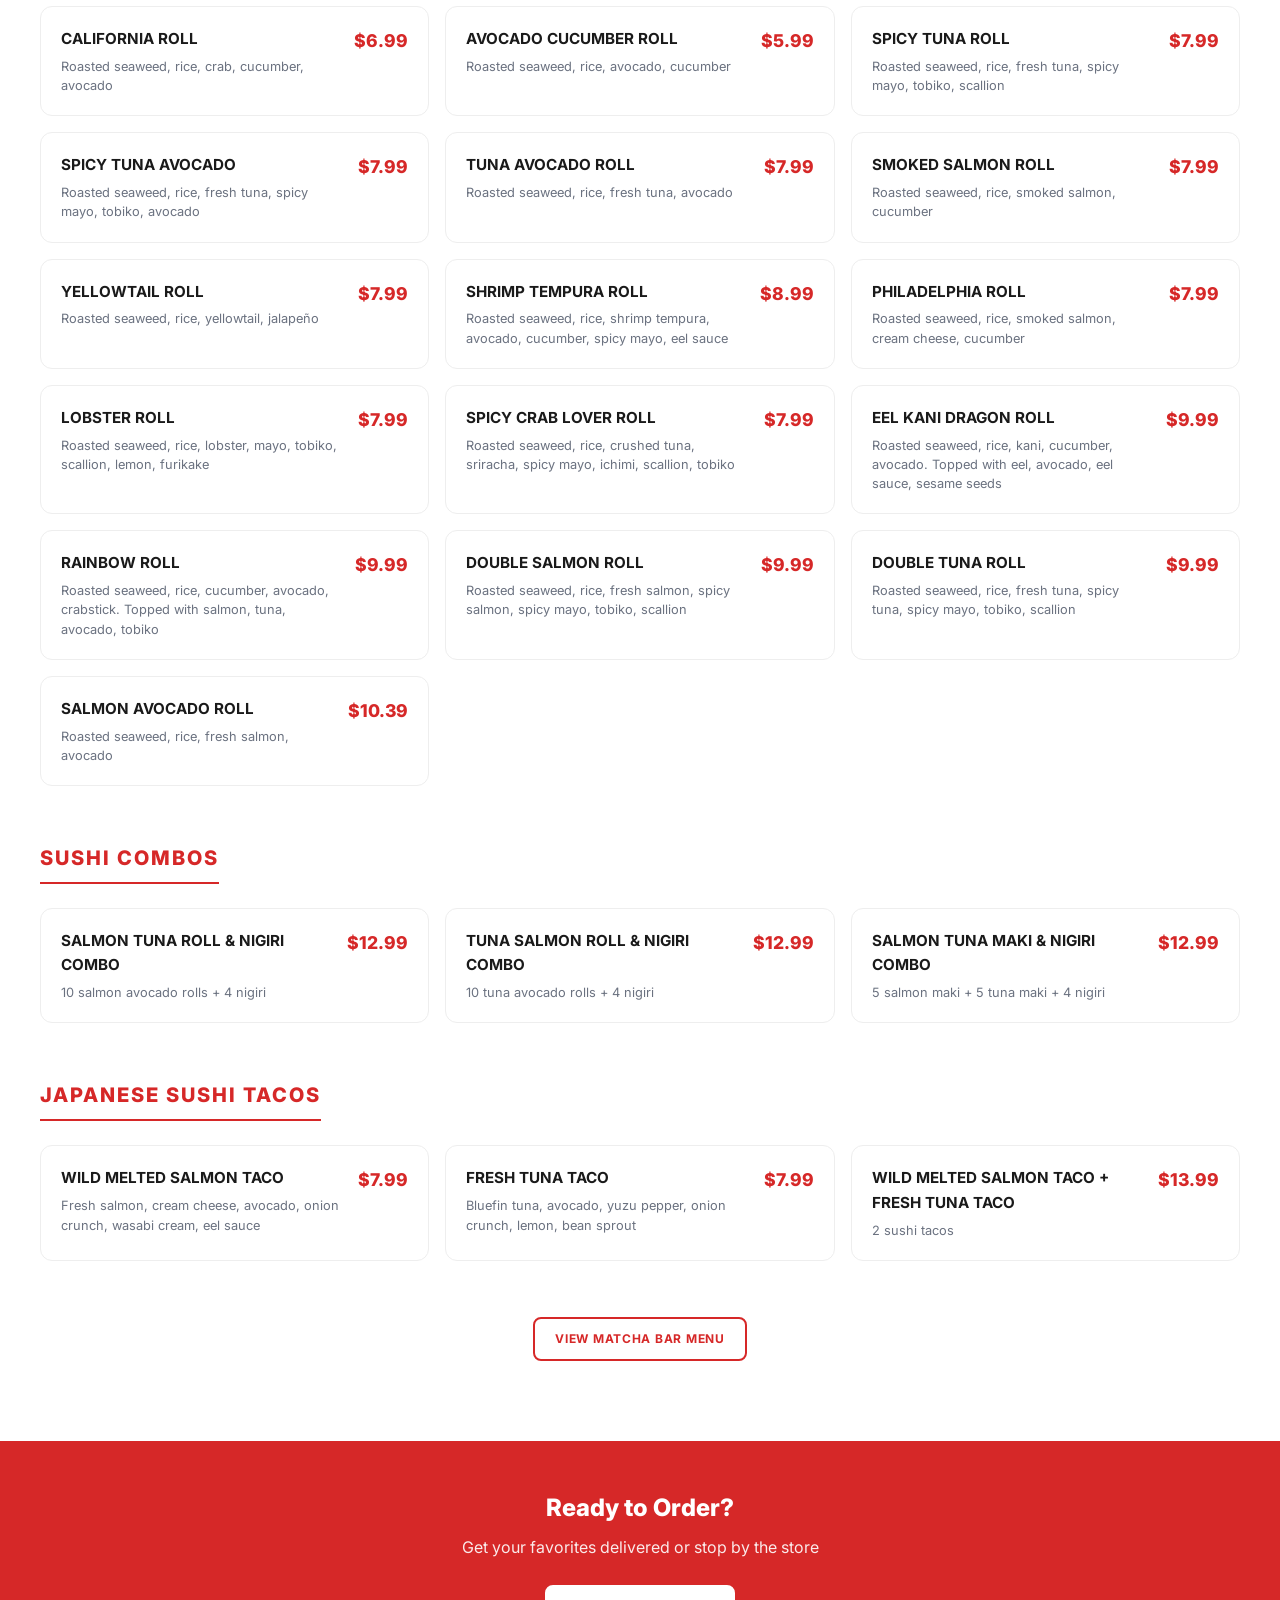
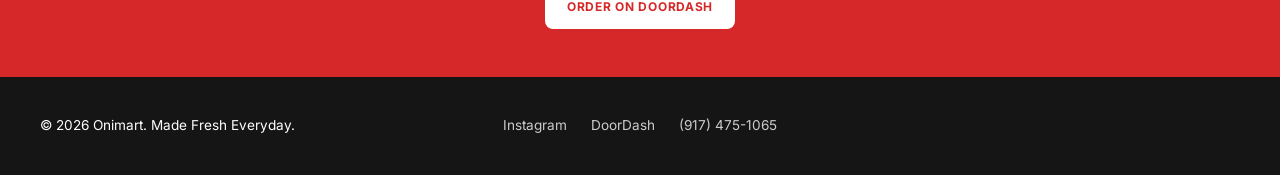
<file: menu.html>
<!DOCTYPE html>
<html lang="en">
<head>
  <meta charset="UTF-8">
  <meta name="viewport" content="width=device-width, initial-scale=1.0">
  <meta name="description" content="Onimart full menu — onigiri, sushi rolls, combos, and sushi tacos made fresh daily in NYC.">
  <title>Menu — Onimart</title>
  <link rel="preconnect" href="https://fonts.googleapis.com">
  <link rel="preconnect" href="https://fonts.gstatic.com" crossorigin>
  <link href="https://fonts.googleapis.com/css2?family=Inter:wght@400;600;700;800;900&display=swap" rel="stylesheet">
  <link rel="stylesheet" href="css/styles.css">
  <link rel="icon" href="assets/logo.png" type="image/svg+xml">
</head>
<body>

  <header class="site-header">
    <div class="container header-inner">
      <a href="index.html" class="brand">
        <img src="assets/logo.png" alt="Onimart logo">
        <div class="brand-text">
          <strong>Onimart</strong>
          <span>Japanese Grab &amp; Go</span>
        </div>
      </a>
      <button class="menu-toggle" aria-label="Toggle menu"><span></span><span></span><span></span></button>
      <nav class="main-nav">
        <a href="index.html">Home</a>
        <a href="menu.html" class="active">Menu</a>
        <a href="matcha-bar.html">Matcha Bar</a>
        <a href="visit.html">Visit Us</a>
        <a href="about.html">About Us</a>
      </nav>
      <a href="https://www.doordash.com/store/onimart-new-york-43599491/" class="btn btn-red header-cta" target="_blank" rel="noopener">
        <svg width="14" height="14" viewBox="0 0 24 24" fill="currentColor"><path d="M12 2C8.13 2 5 5.13 5 9c0 5.25 7 13 7 13s7-7.75 7-13c0-3.87-3.13-7-7-7zm0 9.5a2.5 2.5 0 010-5 2.5 2.5 0 010 5z"/></svg>
        Order &amp; Directions
      </a>
    </div>
  </header>



  <!-- Menu Opening Banner -->
<div class="menu-opening-banner" id="menuOpeningBanner">
  <img src="assets/menu-banner.png" alt="Onimart Menu">
</div>

  <main class="section">
    <div class="container">

      <div class="menu-category">
        <h2>Onigiri</h2>
        <div class="menu-items">
          <div class="menu-item"><div class="menu-item-info"><h3>Spicy Salmon</h3><p>Roasted seaweed, rice, spicy mayo, fresh salmon, scallion</p></div><span class="menu-item-price">$4.59</span></div>
          <div class="menu-item"><div class="menu-item-info"><h3>Smoked Salmon</h3><p>Roasted seaweed, rice, smoked salmon, sesame seeds, scallion, sesame oil, mayo</p></div><span class="menu-item-price">$4.59</span></div>
          <div class="menu-item"><div class="menu-item-info"><h3>Fresh Tuna</h3><p>Roasted seaweed, rice, fresh tuna, sesame oil, scallion, soy sauce, sesame seeds</p></div><span class="menu-item-price">$4.59</span></div>
          <div class="menu-item"><div class="menu-item-info"><h3>Spicy Tuna</h3><p>Roasted seaweed, rice, fresh tuna, sriracha, spicy mayo, ichimi, scallion, tobiko</p></div><span class="menu-item-price">$4.59</span></div>
          <div class="menu-item"><div class="menu-item-info"><h3>Cooked Tuna Mayo</h3><p>Roasted seaweed, rice, tuna cooked, mayo, scallion, jalapeño, cucumber, lemon</p></div><span class="menu-item-price">$4.59</span></div>
          <div class="menu-item"><div class="menu-item-info"><h3>Spicy Crab</h3><p>Roasted seaweed, rice, crab sticks, mayo, spicy mayo, tobiko</p></div><span class="menu-item-price">$4.59</span></div>
          <div class="menu-item"><div class="menu-item-info"><h3>Lobster</h3><p>Roasted seaweed, rice, lobster, mayo, tobiko, scallion, lemon, furikake</p></div><span class="menu-item-price">$4.59</span></div>
          <div class="menu-item"><div class="menu-item-info"><h3>Shrimp Tempura</h3><p>Roasted seaweed, rice, shrimp tempura, eel sauce, sesame seeds</p></div><span class="menu-item-price">$4.59</span></div>
          <div class="menu-item"><div class="menu-item-info"><h3>BBQ Eel</h3><p>Roasted seaweed, rice, BBQ eel, eel sauce, spicy mayo, sesame seeds</p></div><span class="menu-item-price">$4.59</span></div>
          <div class="menu-item"><div class="menu-item-info"><h3>Avocado Cucumber <small>(Vegan)</small></h3><p>Roasted seaweed, rice, avocado, cucumber, jalapeño, lemon, salt</p></div><span class="menu-item-price">$4.59</span></div>
          <div class="menu-item"><div class="menu-item-info"><h3>Spicy Chicken</h3><p>Roasted seaweed, rice, grilled chicken, spicy mayo, Korean chili powder</p></div><span class="menu-item-price">$4.59</span></div>
          <div class="menu-item"><div class="menu-item-info"><h3>Spicy Tuna Hand Roll</h3><p>Roasted seaweed, rice, fresh tuna, sriracha, spicy mayo, ichimi, scallion, tobiko</p></div><span class="menu-item-price">$4.59</span></div>
          <div class="menu-item"><div class="menu-item-info"><h3>Spicy Salmon Hand Roll</h3><p>Roasted seaweed, rice, spicy mayo, fresh salmon, scallion</p></div><span class="menu-item-price">$4.59</span></div>
          <div class="menu-item"><div class="menu-item-info"><h3>Musubi</h3><p>Roasted seaweed, rice, spam, teriyaki sauce, sesame seeds</p></div><span class="menu-item-price">$5.59</span></div>
          <div class="menu-item"><div class="menu-item-info"><h3>Lobster Onigiri</h3><p>Roasted seaweed, rice, lobster, mayo, tobiko, scallion, lemon, furikake</p></div><span class="menu-item-price">$4.59</span></div>
        </div>
      </div>

<div class="menu-category">
  <h2>Sushi Rolls</h2>

  <div class="menu-items">

    <div class="menu-item">
      <div class="menu-item-info">
        <h3>California Roll</h3>
        <p>Roasted seaweed, rice, crab, cucumber, avocado</p>
      </div>
      <span class="menu-item-price">$6.99</span>
    </div>

    <div class="menu-item">
      <div class="menu-item-info">
        <h3>Avocado Cucumber Roll</h3>
        <p>Roasted seaweed, rice, avocado, cucumber</p>
      </div>
      <span class="menu-item-price">$5.99</span>
    </div>

    <div class="menu-item">
      <div class="menu-item-info">
        <h3>Spicy Tuna Roll</h3>
        <p>Roasted seaweed, rice, fresh tuna, spicy mayo, tobiko, scallion</p>
      </div>
      <span class="menu-item-price">$7.99</span>
    </div>

    <div class="menu-item">
      <div class="menu-item-info">
        <h3>Spicy Tuna Avocado</h3>
        <p>Roasted seaweed, rice, fresh tuna, spicy mayo, tobiko, avocado</p>
      </div>
      <span class="menu-item-price">$7.99</span>
    </div>

    <div class="menu-item">
      <div class="menu-item-info">
        <h3>Tuna Avocado Roll</h3>
        <p>Roasted seaweed, rice, fresh tuna, avocado</p>
      </div>
      <span class="menu-item-price">$7.99</span>
    </div>

    <div class="menu-item">
      <div class="menu-item-info">
        <h3>Smoked Salmon Roll</h3>
        <p>Roasted seaweed, rice, smoked salmon, cucumber</p>
      </div>
      <span class="menu-item-price">$7.99</span>
    </div>

    <!-- NEW -->
    <div class="menu-item">
      <div class="menu-item-info">
        <h3>Yellowtail Roll</h3>
        <p>Roasted seaweed, rice, yellowtail, jalapeño</p>
      </div>
      <span class="menu-item-price">$7.99</span>
    </div>

    <!-- NEW -->
    <div class="menu-item">
      <div class="menu-item-info">
        <h3>Shrimp Tempura Roll</h3>
        <p>Roasted seaweed, rice, shrimp tempura, avocado, cucumber, spicy mayo, eel sauce</p>
      </div>
      <span class="menu-item-price">$8.99</span>
    </div>

    <!-- NEW -->
    <div class="menu-item">
      <div class="menu-item-info">
        <h3>Philadelphia Roll</h3>
        <p>Roasted seaweed, rice, smoked salmon, cream cheese, cucumber</p>
      </div>
      <span class="menu-item-price">$7.99</span>
    </div>

    <div class="menu-item">
      <div class="menu-item-info">
        <h3>Lobster Roll</h3>
        <p>Roasted seaweed, rice, lobster, mayo, tobiko, scallion, lemon, furikake</p>
      </div>
      <span class="menu-item-price">$7.99</span>
    </div>

    <div class="menu-item">
      <div class="menu-item-info">
        <h3>Spicy Crab Lover Roll</h3>
        <p>Roasted seaweed, rice, crushed tuna, sriracha, spicy mayo, ichimi, scallion, tobiko</p>
      </div>
      <span class="menu-item-price">$7.99</span>
    </div>

    <div class="menu-item">
      <div class="menu-item-info">
        <h3>Eel Kani Dragon Roll</h3>
        <p>Roasted seaweed, rice, kani, cucumber, avocado. Topped with eel, avocado, eel sauce, sesame seeds</p>
      </div>
      <span class="menu-item-price">$9.99</span>
    </div>

    <div class="menu-item">
      <div class="menu-item-info">
        <h3>Rainbow Roll</h3>
        <p>Roasted seaweed, rice, cucumber, avocado, crabstick. Topped with salmon, tuna, avocado, tobiko</p>
      </div>
      <span class="menu-item-price">$9.99</span>
    </div>

    <!-- NEW -->
    <div class="menu-item">
      <div class="menu-item-info">
        <h3>Double Salmon Roll</h3>
        <p>Roasted seaweed, rice, fresh salmon, spicy salmon, spicy mayo, tobiko, scallion</p>
      </div>
      <span class="menu-item-price">$9.99</span>
    </div>

    <!-- NEW -->
    <div class="menu-item">
      <div class="menu-item-info">
        <h3>Double Tuna Roll</h3>
        <p>Roasted seaweed, rice, fresh tuna, spicy tuna, spicy mayo, tobiko, scallion</p>
      </div>
      <span class="menu-item-price">$9.99</span>
    </div>

    <div class="menu-item">
      <div class="menu-item-info">
        <h3>Salmon Avocado Roll</h3>
        <p>Roasted seaweed, rice, fresh salmon, avocado</p>
      </div>
      <span class="menu-item-price">$10.39</span>
    </div>

  </div>
</div>

<div class="menu-category">
  <h2>Sushi Combos</h2>

  <div class="menu-items">

    <div class="menu-item">
      <div class="menu-item-info">
        <h3>Salmon Tuna Roll &amp; Nigiri Combo</h3>
        <p>10 salmon avocado rolls + 4 nigiri</p>
      </div>
      <span class="menu-item-price">$12.99</span>
    </div>

    <div class="menu-item">
      <div class="menu-item-info">
        <h3>Tuna Salmon Roll &amp; Nigiri Combo</h3>
        <p>10 tuna avocado rolls + 4 nigiri</p>
      </div>
      <span class="menu-item-price">$12.99</span>
    </div>

    <div class="menu-item">
      <div class="menu-item-info">
        <h3>Salmon Tuna Maki &amp; Nigiri Combo</h3>
        <p>5 salmon maki + 5 tuna maki + 4 nigiri</p>
      </div>
      <span class="menu-item-price">$12.99</span>
    </div>

  </div>
</div>

      <div class="menu-category">
        <h2>Japanese Sushi Tacos</h2>
        <div class="menu-items">
          <div class="menu-item"><div class="menu-item-info"><h3>Wild Melted Salmon Taco</h3><p>Fresh salmon, cream cheese, avocado, onion crunch, wasabi cream, eel sauce</p></div><span class="menu-item-price">$7.99</span></div>
          <div class="menu-item"><div class="menu-item-info"><h3>Fresh Tuna Taco</h3><p>Bluefin tuna, avocado, yuzu pepper, onion crunch, lemon, bean sprout</p></div><span class="menu-item-price">$7.99</span></div>
          <div class="menu-item"><div class="menu-item-info"><h3>Wild Melted Salmon Taco + Fresh Tuna Taco </h3><p> 2 sushi tacos</p></div><span class="menu-item-price">$13.99</span></div>
        </div>
      </div>

      <div style="text-align:center; margin-top:1rem;">
        <a href="matcha-bar.html" class="btn btn-outline">View Matcha Bar Menu</a>
      </div>
    </div>
  </main>

  <section class="order-banner">
    <div class="container">
      <h2>Ready to Order?</h2>
      <p>Get your favorites delivered or stop by the store</p>
      <div class="order-links">
        <a href="https://www.doordash.com/store/onimart-new-york-43599491/" class="btn" target="_blank" rel="noopener">Order on DoorDash</a>
      </div>
    </div>
  </section>

  <footer class="site-footer">
    <div class="container footer-inner">
      <p>&copy; 2026 Onimart. Made Fresh Everyday.</p>
      <div class="footer-social">
        <a href="https://www.instagram.com/onimart_ny/" target="_blank" rel="noopener">Instagram</a>
        <a href="https://www.doordash.com/store/onimart-new-york-43599491/" target="_blank" rel="noopener">DoorDash</a>
        <a href="tel:+19174751065">(917) 475-1065</a>
      </div>
    </div>

        <!-- Developer Credit
  <div class="developer-credit">
    Website designed &amp; developed by
    <a href="https://www.linkedin.com/in/12srinivasreddy/"
       target="_blank"
       rel="noopener">
      Srinivas Reddy
    </a>
  </div> -->

  
  </footer>

  <script src="js/main.js"></script>
</body>
</html>
</file>
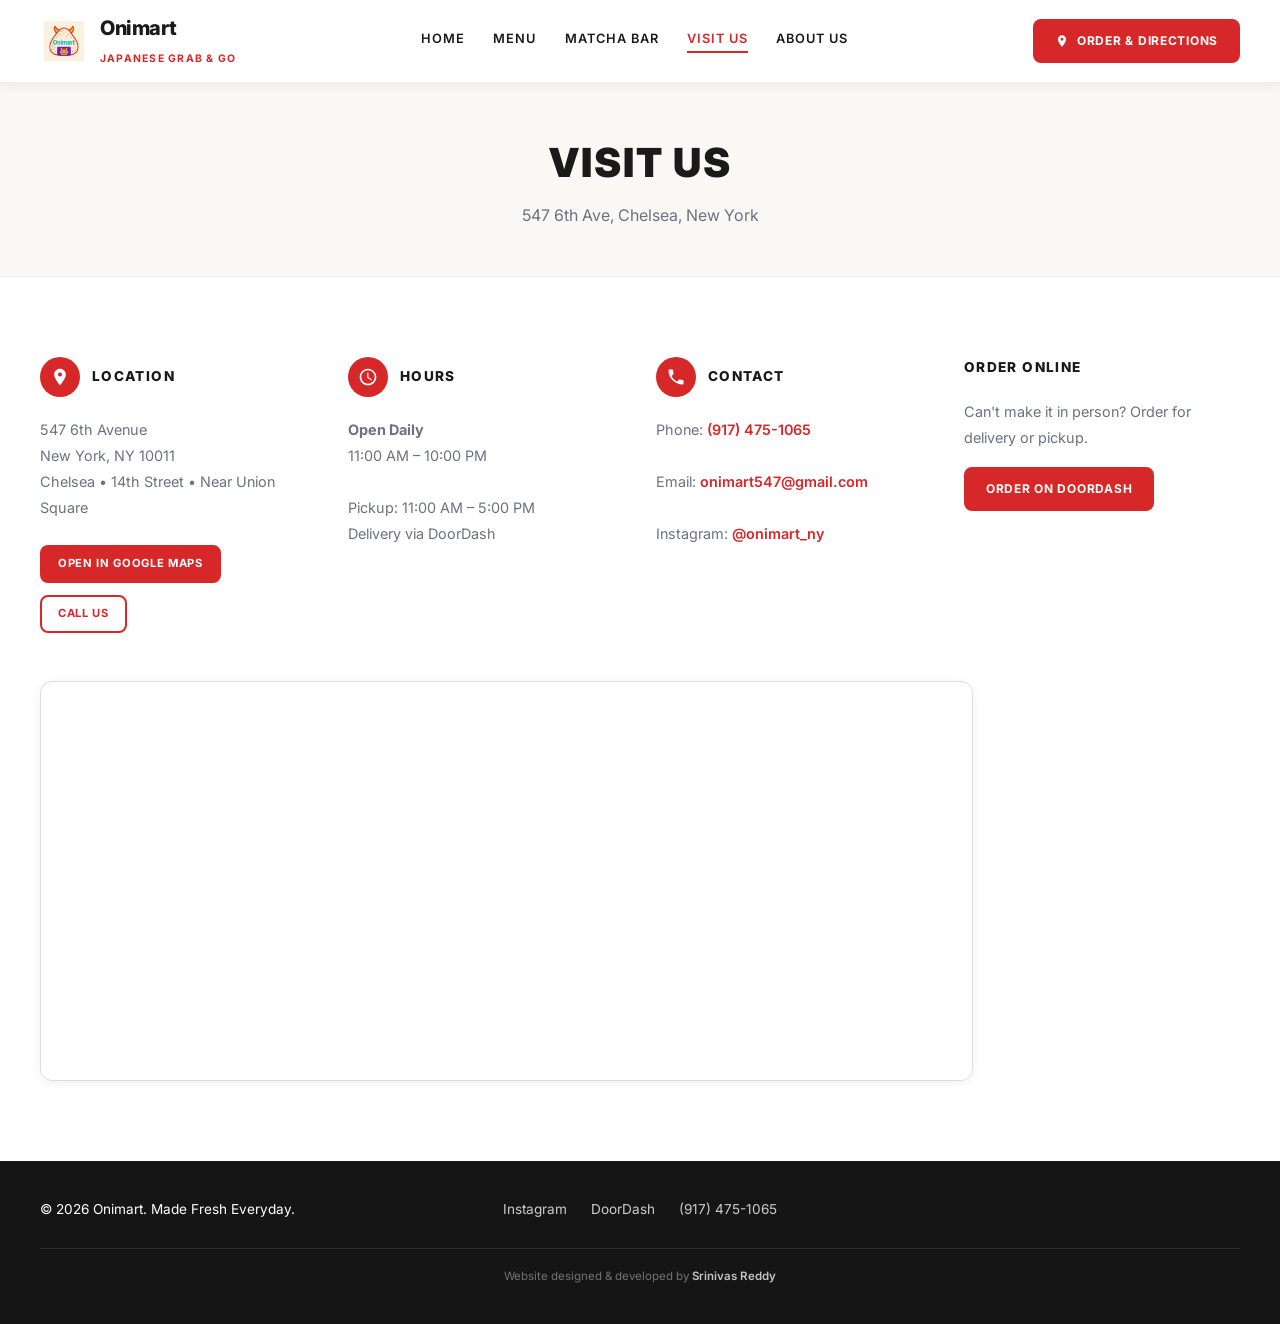
<file: visit.html>
<!DOCTYPE html>
<html lang="en">
<head>
  <meta charset="UTF-8">
  <meta name="viewport" content="width=device-width, initial-scale=1.0">
  <meta name="description" content="Visit Onimart at 547 6th Ave, Chelsea NYC. Hours, directions, and contact info.">
  <title>Visit Us — Onimart</title>
  <link rel="preconnect" href="https://fonts.googleapis.com">
  <link rel="preconnect" href="https://fonts.gstatic.com" crossorigin>
  <link href="https://fonts.googleapis.com/css2?family=Inter:wght@400;600;700;800;900&display=swap" rel="stylesheet">
  <link rel="stylesheet" href="css/styles.css">
  <link rel="icon" href="assets/logo.svg" type="image/svg+xml">
</head>
<body>

  <header class="site-header">
    <div class="container header-inner">
      <a href="index.html" class="brand">
        <img src="assets/logo.svg" alt="Onimart logo">
        <div class="brand-text">
          <strong>Onimart</strong>
          <span>Japanese Grab &amp; Go</span>
        </div>
      </a>
      <button class="menu-toggle" aria-label="Toggle menu"><span></span><span></span><span></span></button>
      <nav class="main-nav">
        <a href="index.html">Home</a>
        <a href="menu.html">Menu</a>
        <a href="matcha-bar.html">Matcha Bar</a>
        <a href="visit.html" class="active">Visit Us</a>
        <a href="about.html">About Us</a>
      </nav>
      <a href="https://www.doordash.com/store/onimart-new-york-43599491/" class="btn btn-red header-cta" target="_blank" rel="noopener">
        <svg width="14" height="14" viewBox="0 0 24 24" fill="currentColor"><path d="M12 2C8.13 2 5 5.13 5 9c0 5.25 7 13 7 13s7-7.75 7-13c0-3.87-3.13-7-7-7zm0 9.5a2.5 2.5 0 010-5 2.5 2.5 0 010 5z"/></svg>
        Order &amp; Directions
      </a>
    </div>
  </header>

  <div class="page-hero">
    <div class="container">
      <h1>Visit Us</h1>
      <p>547 6th Ave, Chelsea, New York</p>
    </div>
  </div>

  <main class="section">
    <div class="container">
      <div class="info-grid" style="background:none;">
        <div class="info-block">
          <h3>
            <span class="info-icon">
              <svg viewBox="0 0 24 24"><path d="M12 2C8.13 2 5 5.13 5 9c0 5.25 7 13 7 13s7-7.75 7-13c0-3.87-3.13-7-7-7zm0 9.5a2.5 2.5 0 010-5 2.5 2.5 0 010 5z"/></svg>
            </span>
            Location
          </h3>
          <address>
            547 6th Avenue<br>
            New York, NY 10011<br>
            Chelsea • 14th Street • Near Union Square
          </address>
          <div style="margin-top:1.5rem;display:flex;flex-wrap:wrap;gap:0.75rem;">
            <a href="https://maps.google.com/?q=547+6th+Ave,+New+York,+NY+10011" class="btn btn-red btn-sm" target="_blank" rel="noopener">Open in Google Maps</a>
            <a href="tel:+19174751065" class="btn btn-outline btn-sm">Call Us</a>
          </div>
        </div>

        <div class="info-block">
          <h3>
            <span class="info-icon">
              <svg viewBox="0 0 24 24"><path d="M11.99 2C6.47 2 2 6.48 2 12s4.47 10 9.99 10C17.52 22 22 17.52 22 12S17.52 2 11.99 2zM12 20c-4.42 0-8-3.58-8-8s3.58-8 8-8 8 3.58 8 8-3.58 8-8 8zm.5-13H11v6l5.25 3.15.75-1.23-4.5-2.67z"/></svg>
            </span>
            Hours
          </h3>
          <p>
            <strong>Open Daily</strong><br>
            11:00 AM – 10:00 PM<br><br>
            Pickup: 11:00 AM – 5:00 PM<br>
            Delivery via DoorDash
          </p>
        </div>

<div class="info-block">
  <h3>
    <span class="info-icon">
      <svg viewBox="0 0 24 24">
        <path d="M6.62 10.79c1.44 2.83 3.76 5.14 6.59 6.59l2.2-2.2c.27-.27.67-.36 1.02-.24 1.12.37 2.33.57 3.57.57.55 0 1 .45 1 1V20c0 .55-.45 1-1 1-9.39 0-17-7.61-17-17 0-.55.45-1 1-1h3.5c.55 0 1 .45 1 1 0 1.25.2 2.45.57 3.57.11.35.03.74-.25 1.02l-2.2 2.2z"/>
      </svg>
    </span>
    Contact
  </h3>

  <p>
    Phone:
    <a href="tel:+19174751065">(917) 475-1065</a>
    <br><br>

    Email:
    <a href="mailto:onimart547@gmail.com">onimart547@gmail.com</a>
    <br><br>

    Instagram:
    <a href="https://www.instagram.com/onimart_ny/"
       target="_blank"
       rel="noopener">
      @onimart_ny
    </a>
  </p>
</div>

        <div class="info-block">
          <h3>Order Online</h3>
          <p style="margin-bottom:1rem;color:var(--gray);">Can't make it in person? Order for delivery or pickup.</p>
          <a href="https://www.doordash.com/store/onimart-new-york-43599491/" class="btn btn-red" target="_blank" rel="noopener">Order on DoorDash</a>
        </div>
      </div>

      <div class="map-embed" style="margin-top:3rem;aspect-ratio:21/9;max-height:400px;">
        <iframe
          src="https://maps.google.com/maps?q=547+6th+Ave,+New+York,+NY+10011&output=embed"
          allowfullscreen=""
          loading="lazy"
          referrerpolicy="no-referrer-when-downgrade"
          title="Onimart location map">
        </iframe>
      </div>
    </div>
  </main>

  <footer class="site-footer">
    <div class="container footer-inner">
      <p>&copy; 2026 Onimart. Made Fresh Everyday.</p>
      <div class="footer-social">
        <a href="https://www.instagram.com/onimart_ny/" target="_blank" rel="noopener">Instagram</a>
        <a href="https://www.doordash.com/store/onimart-new-york-43599491/" target="_blank" rel="noopener">DoorDash</a>
        <a href="tel:+19174751065">(917) 475-1065</a>
      </div>
    </div>
        <!-- Developer Credit -->
  <div class="developer-credit">
    Website designed &amp; developed by
    <a href="https://www.linkedin.com/in/12srinivasreddy/"
       target="_blank"
       rel="noopener">
      Srinivas Reddy
    </a>
  </div>
  </footer>

  <script src="js/main.js"></script>
</body>
</html>
</file>
<file: css/styles.css>
/* Onimart — Japanese Grab & Go */

:root {
  --red: #d62828;
  --red-dark: #b91c1c;
  --red-light: #fef2f2;
  --black: #1a1a1a;
  --gray: #6b7280;
  --gray-light: #f3f4f6;
  --white: #ffffff;
  --cream: #faf8f5;
  --matcha: #7a9e7e;
  --matcha-light: #e8f0e9;
  --shadow: 0 4px 24px rgba(0, 0, 0, 0.08);
  --shadow-sm: 0 2px 12px rgba(0, 0, 0, 0.06);
  --radius: 12px;
  --font: "Inter", system-ui, -apple-system, sans-serif;
  --max-width: 1200px;
}

*, *::before, *::after {
  box-sizing: border-box;
  margin: 0;
  padding: 0;
}

html {
  scroll-behavior: smooth;
}

body {
  font-family: var(--font);
  color: var(--black);
  background: var(--white);
  line-height: 1.6;
  -webkit-font-smoothing: antialiased;
}

img {
  max-width: 100%;
  height: auto;
  display: block;
}

a {
  color: inherit;
  text-decoration: none;
}

ul {
  list-style: none;
}

.container {
  width: min(100% - 2rem, var(--max-width));
  margin-inline: auto;
}

/* ── Header ── */

.site-header {
  position: sticky;
  top: 0;
  z-index: 100;
  background: var(--white);
  border-bottom: 1px solid #eee;
  box-shadow: var(--shadow-sm);
}

.header-inner {
  display: flex;
  align-items: center;
  justify-content: space-between;
  gap: 1.5rem;
  padding: 0.75rem 0;
}

.brand {
  display: flex;
  align-items: center;
  gap: 0.75rem;
  flex-shrink: 0;
}

.brand img {
  width: 48px;
  height: 40px;
}

.brand-text strong {
  display: block;
  font-size: 1.25rem;
  font-weight: 800;
  letter-spacing: -0.02em;
}

.brand-text span {
  font-size: 0.65rem;
  font-weight: 700;
  color: var(--red);
  letter-spacing: 0.12em;
  text-transform: uppercase;
}

.main-nav {
  display: flex;
  gap: 1.75rem;
}

.main-nav a {
  font-size: 0.8rem;
  font-weight: 600;
  letter-spacing: 0.08em;
  text-transform: uppercase;
  color: var(--black);
  padding-bottom: 2px;
  border-bottom: 2px solid transparent;
  transition: color 0.2s, border-color 0.2s;
}

.main-nav a:hover,
.main-nav a.active {
  color: var(--red);
  border-bottom-color: var(--red);
}

.btn {
  display: inline-flex;
  align-items: center;
  gap: 0.5rem;
  padding: 0.65rem 1.25rem;
  font-size: 0.75rem;
  font-weight: 700;
  letter-spacing: 0.06em;
  text-transform: uppercase;
  border-radius: 8px;
  border: 2px solid transparent;
  cursor: pointer;
  transition: background 0.2s, color 0.2s, border-color 0.2s, transform 0.15s;
  white-space: nowrap;
}

.btn:hover {
  transform: translateY(-1px);
}

.btn-red {
  background: var(--red);
  color: var(--white);
  border-color: var(--red);
}

.btn-red:hover {
  background: var(--red-dark);
  border-color: var(--red-dark);
}

.btn-outline {
  background: var(--white);
  color: var(--red);
  border-color: var(--red);
}

.btn-outline:hover {
  background: var(--red-light);
}

.btn-sm {
  padding: 0.5rem 1rem;
  font-size: 0.7rem;
}

.menu-toggle {
  display: none;
  flex-direction: column;
  gap: 5px;
  background: none;
  border: none;
  cursor: pointer;
  padding: 4px;
}

.menu-toggle span {
  display: block;
  width: 24px;
  height: 2px;
  background: var(--black);
  transition: transform 0.3s, opacity 0.3s;
}

/* ── Hero ── */

.hero {
  position: relative;
  overflow: hidden;
  background: var(--cream);
}

.hero-inner {
  display: grid;
  grid-template-columns: 1fr 1fr;
  min-height: 520px;
  align-items: center;
}

.hero-content {
  position: relative;
  padding: 4rem 2rem 4rem 0;
}

.hero-sakura {
  position: absolute;
  top: -20px;
  left: -40px;
  width: 200px;
  pointer-events: none;
}

.hero-waves {
  position: absolute;
  bottom: 0;
  left: 0;
  width: 280px;
  pointer-events: none;
}

.hero-content h1 {
  font-size: clamp(2.5rem, 5vw, 3.75rem);
  font-weight: 900;
  line-height: 1.05;
  letter-spacing: -0.03em;
  text-transform: uppercase;
  margin-bottom: 1rem;
}

.hero-content h1 .red {
  color: var(--red);
  display: block;
}

.hero-content p {
  font-size: 1.05rem;
  color: var(--gray);
  max-width: 420px;
  margin-bottom: 2rem;
}

.hero-actions {
  display: flex;
  flex-wrap: wrap;
  gap: 1rem;
}

.hero-visual {
  position: relative;
  height: 100%;
  min-height: 400px;
}

.hero-image-wrap {
  position: relative;
  height: 100%;
  border-radius: 0 0 0 80px;
  overflow: hidden;
  background: none;
}

.hero-img {
  width: 100%;
  height: 100%;
  display: block;
  object-fit: cover;
  object-position: center;
}

.hero-shelf {
  position: absolute;
  inset: 0;
  display: flex;
  align-items: flex-end;
  justify-content: center;
  padding: 2rem;
  z-index: 2;
}

.hero-onigiri-row {
  display: flex;
  gap: 0.75rem;
  align-items: flex-end;
}

.onigiri-display {
  width: 72px;
  height: 88px;
  position: relative;
  animation: float 4s ease-in-out infinite;
}

.onigiri-display:nth-child(2) { animation-delay: 0.5s; }
.onigiri-display:nth-child(3) { animation-delay: 1s; }
.onigiri-display:nth-child(4) { animation-delay: 1.5s; }
.onigiri-display:nth-child(5) { animation-delay: 2s; }

@keyframes float {
  0%, 100% { transform: translateY(0); }
  50% { transform: translateY(-6px); }
}

.onigiri-shape {
  width: 100%;
  height: 100%;
  background: linear-gradient(145deg, #fff 0%, #f5f0e8 100%);
  clip-path: polygon(50% 0%, 100% 100%, 0% 100%);
  border-radius: 4px;
  box-shadow: 0 8px 24px rgba(0, 0, 0, 0.3);
  position: relative;
}

.onigiri-shape::after {
  content: "";
  position: absolute;
  bottom: 0;
  left: 10%;
  right: 10%;
  height: 35%;
  background: #1a472a;
  clip-path: polygon(50% 0%, 100% 100%, 0% 100%);
  border-radius: 0 0 4px 4px;
}

.onigiri-fill-salmon { background: linear-gradient(145deg, #fff 60%, #ff8c69 100%); }
.onigiri-fill-tuna { background: linear-gradient(145deg, #fff 60%, #e63946 100%); }
.onigiri-fill-eel { background: linear-gradient(145deg, #fff 60%, #6b4423 100%); }

.hero-badge {
  position: absolute;
  bottom: 2rem;
  right: 1.5rem;
  z-index: 3;
  width: 110px;
  height: 110px;
  background: var(--red);
  border-radius: 50%;
  display: flex;
  flex-direction: column;
  align-items: center;
  justify-content: center;
  color: var(--white);
  font-size: 0.65rem;
  font-weight: 800;
  letter-spacing: 0.05em;
  text-transform: uppercase;
  text-align: center;
  line-height: 1.3;
  box-shadow: 0 8px 32px rgba(214, 40, 40, 0.4);
  transform: rotate(-8deg);
}

.hero-badge svg {
  width: 16px;
  height: 16px;
  margin-top: 4px;
  fill: var(--white);
}

/* ── Section titles ── */

.section {
  padding: 5rem 0;
}

.section-title {
  text-align: center;
  margin-bottom: 3rem;
}

.section-title h2 {
  font-size: 1.75rem;
  font-weight: 800;
  letter-spacing: 0.15em;
  text-transform: uppercase;
  display: inline-flex;
  align-items: center;
  gap: 1.5rem;
}

.section-title h2::before,
.section-title h2::after {
  content: "";
  width: 60px;
  height: 2px;
  background: var(--red);
}

.section-title p {
  color: var(--gray);
  margin-top: 0.75rem;
  font-size: 0.95rem;
}

/* ── Product grid ── */

.products-grid {
  display: grid;
  grid-template-columns: repeat(6, 1fr);
  gap: 1.25rem;
}

.product-card {
  background: var(--white);
  border-radius: var(--radius);
  box-shadow: var(--shadow-sm);
  overflow: hidden;
  transition: transform 0.25s, box-shadow 0.25s;
  border: 1px solid #f0f0f0;
}

.product-card:hover {
  transform: translateY(-4px);
  box-shadow: var(--shadow);
}

.product-image {
  aspect-ratio: 1;
  display: flex;
  align-items: center;
  justify-content: center;
  position: relative;
  overflow: hidden;
}

.product-image.onigiri-bg {
  background: linear-gradient(180deg, #fafafa 0%, #f0ebe3 100%);
}

.product-image.sushi-bg {
  background: linear-gradient(180deg, #fafafa 0%, #eef5f0 100%);
}

.product-image.matcha-bg {
  background: linear-gradient(180deg, #f5faf5 0%, #dce8dc 100%);
}

.product-visual {
  width: 80%;
  height: 80%;
}

.product-info {
  padding: 1rem;
}

.product-info h3 {
  font-size: 0.85rem;
  font-weight: 700;
  text-transform: uppercase;
  letter-spacing: 0.02em;
  margin-bottom: 0.25rem;
}

.product-meta {
  display: flex;
  justify-content: space-between;
  align-items: baseline;
  margin-bottom: 0.5rem;
}

.product-price {
  color: var(--red);
  font-weight: 800;
  font-size: 1rem;
}

.product-info p {
  font-size: 0.72rem;
  color: var(--gray);
  line-height: 1.5;
}

/* ── Info footer section ── */

.info-section {
  background: var(--gray-light);
  padding: 5rem 0;
}

.info-grid {
  display: grid;
  grid-template-columns: repeat(4, 1fr);
  gap: 2rem;
  align-items: start;
}

.info-block h3 {
  font-size: 0.85rem;
  font-weight: 800;
  letter-spacing: 0.1em;
  text-transform: uppercase;
  margin-bottom: 1.25rem;
  display: flex;
  align-items: center;
  gap: 0.75rem;
}

.info-icon {
  width: 40px;
  height: 40px;
  background: var(--red);
  border-radius: 50%;
  display: flex;
  align-items: center;
  justify-content: center;
  flex-shrink: 0;
}

.info-icon svg {
  width: 20px;
  height: 20px;
  fill: var(--white);
}

.info-block address,
.info-block p {
  font-style: normal;
  font-size: 0.9rem;
  color: var(--gray);
  line-height: 1.8;
}

.info-block address a,
.info-block p a {
  color: var(--red);
  font-weight: 600;
}

.info-block address a:hover {
  text-decoration: underline;
}

.store-photo {
  border-radius: var(--radius);
  overflow: hidden;
  aspect-ratio: 4/3;
  background: linear-gradient(135deg, #1a1a2e 0%, #16213e 50%, #0f3460 100%);
  position: relative;
  box-shadow: var(--shadow);
}

.store-photo-inner {
  position: absolute;
  inset: 0;
  display: flex;
  flex-direction: column;
  align-items: center;
  justify-content: center;
  color: var(--white);
  text-align: center;
  padding: 1.5rem;
}

.store-photo-inner .store-sign {
  font-size: 2rem;
  font-weight: 900;
  letter-spacing: 0.05em;
  text-shadow: 0 0 30px rgba(214, 40, 40, 0.8);
  margin-bottom: 0.5rem;
}

.store-photo-inner span {
  font-size: 0.75rem;
  opacity: 0.8;
  letter-spacing: 0.1em;
  text-transform: uppercase;
}

.store-photo::before {
  content: "";
  position: absolute;
  inset: 0;
  background:
    radial-gradient(circle at 50% 30%, rgba(214, 40, 40, 0.3) 0%, transparent 60%),
    linear-gradient(to top, rgba(0,0,0,0.6) 0%, transparent 50%);
}

.about-text {
  font-size: 0.9rem;
  color: var(--gray);
  line-height: 1.8;
  margin-bottom: 1.5rem;
}

.map-embed {
  border-radius: var(--radius);
  overflow: hidden;
  aspect-ratio: 4/3;
  border: 1px solid #ddd;
  box-shadow: var(--shadow-sm);
}

.map-embed iframe {
  width: 100%;
  height: 100%;
  border: 0;
}

/* ── Menu page ── */

.page-hero {
  background: var(--cream);
  padding: 3rem 0;
  text-align: center;
  border-bottom: 1px solid #eee;
}

.page-hero h1 {
  font-size: 2.5rem;
  font-weight: 900;
  text-transform: uppercase;
  letter-spacing: 0.05em;
}

.page-hero p {
  color: var(--gray);
  margin-top: 0.5rem;
}

.menu-category {
  margin-bottom: 3.5rem;
}

.menu-category h2 {
  font-size: 1.25rem;
  font-weight: 800;
  text-transform: uppercase;
  letter-spacing: 0.1em;
  color: var(--red);
  margin-bottom: 1.5rem;
  padding-bottom: 0.5rem;
  border-bottom: 2px solid var(--red);
  display: inline-block;
}

.menu-items {
  display: grid;
  grid-template-columns: repeat(auto-fill, minmax(320px, 1fr));
  gap: 1rem;
}

.menu-item {
  display: flex;
  justify-content: space-between;
  align-items: flex-start;
  gap: 1rem;
  padding: 1.25rem;
  background: var(--white);
  border-radius: var(--radius);
  border: 1px solid #eee;
  transition: border-color 0.2s, box-shadow 0.2s;
}

.menu-item:hover {
  border-color: var(--red);
  box-shadow: var(--shadow-sm);
}

.menu-item-info h3 {
  font-size: 0.95rem;
  font-weight: 700;
  text-transform: uppercase;
  margin-bottom: 0.35rem;
}

.menu-item-info p {
  font-size: 0.8rem;
  color: var(--gray);
  line-height: 1.5;
}

.menu-item-price {
  font-size: 1.1rem;
  font-weight: 800;
  color: var(--red);
  white-space: nowrap;
}

.menu-item-price .sizes {
  font-size: 0.75rem;
  font-weight: 600;
  color: var(--gray);
  display: block;
  text-align: right;
  margin-top: 0.25rem;
}

.menu-note {
  background: var(--matcha-light);
  border: 1px solid var(--matcha);
  border-radius: var(--radius);
  padding: 1rem 1.25rem;
  font-size: 0.85rem;
  color: #4a6741;
  font-weight: 600;
  margin-bottom: 1.5rem;
  display: inline-flex;
  align-items: center;
  gap: 0.5rem;
}

/* ── Matcha page ── */

.matcha-page {
  background: var(--cream);
}

.matcha-header {
  text-align: center;
  padding: 3rem 0 2rem;
}

.matcha-header h1 {
  font-size: 2.5rem;
  font-weight: 900;
  text-transform: uppercase;
}

.matcha-header .tagline {
  color: var(--matcha);
  font-weight: 600;
  margin-top: 0.5rem;
}

.matcha-menu-box {
  background: var(--white);
  border: 2px solid var(--matcha);
  border-radius: 16px;
  padding: 2rem;
  max-width: 800px;
  margin: 0 auto 4rem;
  box-shadow: var(--shadow);
}

.matcha-section-title {
  background: var(--matcha);
  color: var(--white);
  font-size: 0.9rem;
  font-weight: 800;
  letter-spacing: 0.12em;
  text-transform: uppercase;
  padding: 0.5rem 1.25rem;
  border-radius: 999px;
  display: inline-block;
  margin-bottom: 1.5rem;
}

.matcha-item {
  display: flex;
  justify-content: space-between;
  align-items: baseline;
  padding: 0.75rem 0;
  border-bottom: 1px dotted #ccc;
  gap: 1rem;
}

.matcha-item:last-child {
  border-bottom: none;
}

.matcha-item-name {
  font-weight: 700;
  font-size: 0.95rem;
}

.matcha-item-desc {
  font-size: 0.8rem;
  color: var(--gray);
  margin-top: 0.15rem;
}

.matcha-item-prices {
  text-align: right;
  font-size: 0.85rem;
  font-weight: 700;
  color: var(--matcha);
  white-space: nowrap;
}

.matcha-visuals {
  display: flex;
  justify-content: center;
  gap: 2rem;
  margin: 2rem 0;
  flex-wrap: wrap;
}

.matcha-drink {
  width: 120px;
  height: 140px;
  position: relative;
}

/* ── CTA banner ── */

.order-banner {
  background: var(--red);
  color: var(--white);
  padding: 3rem 0;
  text-align: center;
}

.order-banner h2 {
  font-size: 1.5rem;
  font-weight: 800;
  margin-bottom: 0.5rem;
}

.order-banner p {
  opacity: 0.9;
  margin-bottom: 1.5rem;
}

.order-banner .btn {
  background: var(--white);
  color: var(--red);
  border-color: var(--white);
}

.order-banner .btn:hover {
  background: var(--cream);
}

.order-links {
  display: flex;
  justify-content: center;
  gap: 1rem;
  flex-wrap: wrap;
}

/* ── Site footer ── */

.site-footer {
  background: var(--black);
  color: #aaa;
  padding: 2.5rem 0;
  font-size: 0.85rem;
}

.footer-inner {
  display: flex;
  justify-content: space-between;
  align-items: center;
  flex-wrap: wrap;
  gap: 1rem;
}

.footer-inner a {
  color: #ccc;
  transition: color 0.2s;
}

.footer-inner a:hover {
  color: var(--white);
}

.footer-social {
  display: flex;
  gap: 1.5rem;
}

/* ── Responsive ── */

@media (max-width: 1100px) {
  .products-grid {
    grid-template-columns: repeat(3, 1fr);
  }
}

@media (max-width: 900px) {
  .hero-inner {
    grid-template-columns: 1fr;
  }

  .hero-content {
    padding: 3rem 0 1rem;
    text-align: center;
  }

  .hero-content p {
    margin-inline: auto;
  }

  .hero-actions {
    justify-content: center;
  }

  .hero-sakura,
  .hero-waves {
    opacity: 0.4;
  }

  .hero-visual {
    min-height: 320px;
  }

  .hero-image-wrap {
    border-radius: var(--radius);
  }

  .info-grid {
    grid-template-columns: repeat(2, 1fr);
  }

  .main-nav {
    display: none;
    position: absolute;
    top: 100%;
    left: 0;
    right: 0;
    background: var(--white);
    flex-direction: column;
    padding: 1rem 1.5rem 1.5rem;
    border-bottom: 1px solid #eee;
    box-shadow: var(--shadow);
  }

  .main-nav.open {
    display: flex;
  }

  .menu-toggle {
    display: flex;
  }

  .header-cta {
    display: none;
  }
}

@media (max-width: 600px) {
  .products-grid {
    grid-template-columns: repeat(2, 1fr);
    gap: 0.75rem;
  }

  .info-grid {
    grid-template-columns: 1fr;
  }

  .product-info h3 {
    font-size: 0.75rem;
  }

  .product-info p {
    display: none;
  }

  .hero-onigiri-row {
    gap: 0.4rem;
  }

  .onigiri-display {
    width: 52px;
    height: 64px;
  }

  .hero-badge {
    width: 80px;
    height: 80px;
    font-size: 0.55rem;
  }
}
/* =========================================
   FOOD BANNER SLIDER
========================================= */

.food-slider {
    width: 100%;
    background: #ffffff;

    /* Separation from Hero and Popular Items */
    padding: 50px 0 60px;

    overflow: hidden;
}

.food-slides {
    position: relative;

    width: calc(100% - 80px);
    max-width: 1400px;
    margin: 0 auto;

    /* Banner images are 4:1 */
    aspect-ratio: 4 / 1;

    overflow: hidden;
    border-radius: 20px;

    background: #ffffff;

    box-shadow:
        0 10px 35px rgba(0, 0, 0, 0.08);
}

.food-slide {
    position: absolute;
    inset: 0;

    width: 100%;
    height: 100%;

    /* IMPORTANT — show the complete banner */
    object-fit: contain;
    object-position: center;

    opacity: 0;

    transition: opacity 0.7s ease-in-out;
}

.food-slide.active {
    opacity: 1;
}


/* =========================================
   POPULAR ITEMS SPACING
========================================= */

#popular {
    padding-top: 70px;
}


/* =========================================
   TABLET / MOBILE
========================================= */

@media (max-width: 768px) {

    .food-slider {
        padding: 25px 0 40px;
    }

    .food-slides {
        width: calc(100% - 24px);
        border-radius: 12px;

        /* Keep exactly the same 4:1 shape */
        aspect-ratio: 4 / 1;

        box-shadow:
            0 6px 20px rgba(0, 0, 0, 0.08);
    }

    #popular {
        padding-top: 45px;
    }
}

/* =========================================
   MATCHA BAR - GATE OPENING INTRO
========================================= */

.matcha-hero {
  width: 100%;
  overflow: hidden;
  background: #f8f6f0;

  max-height: 500px;
  opacity: 1;

  transition:
    max-height 1.2s ease-in-out,
    opacity 0.8s ease-in-out,
    transform 1.2s ease-in-out,
    margin 1.2s ease-in-out,
    padding 1.2s ease-in-out;
}

.matcha-hero .container {
  max-width: 1500px;
  margin: 0 auto;
  padding: 25px 30px;
}

.matcha-hero-image {
  display: block;
  width: 100%;
  height: auto;
  border-radius: 16px;
}


/* After 2 seconds JS adds this class */

.matcha-hero.gate-open {
  transform: translateY(-100%);
  max-height: 0;
  opacity: 0;

  margin: 0;
  padding: 0;
}


/* Mobile */

@media (max-width: 768px) {

  .matcha-hero .container {
    padding: 15px;
  }

  .matcha-hero-image {
    width: 100%;
    height: auto;
    border-radius: 10px;
  }
}

.matcha-menu-notes {
  text-align: center;
  width: 100%;
  max-width: 1000px;
  margin: 30px auto;
  padding: 15px 20px;
}

.matcha-menu-notes p {
  text-align: center;
  margin: 5px 0;
}


/* =====================================================
   ONIMART ABOUT PAGE
===================================================== */

.about-hero {
  background: linear-gradient(135deg, #fffaf5 0%, #fff 55%, #f4f8ee 100%);
  padding: 90px 20px;
  text-align: center;
  border-bottom: 1px solid #eee;
}

.about-hero-inner {
  max-width: 850px;
  margin: auto;
}

.about-eyebrow,
.about-small-title {
  display: inline-block;
  color: var(--red);
  font-size: 0.75rem;
  font-weight: 800;
  letter-spacing: 0.16em;
  text-transform: uppercase;
  margin-bottom: 18px;
}

.about-hero h1 {
  font-size: clamp(2.6rem, 6vw, 5rem);
  line-height: 1.02;
  letter-spacing: -0.05em;
  margin: 0 0 24px;
  color: var(--black);
}

.about-hero p {
  max-width: 650px;
  margin: 0 auto 32px;
  font-size: 1.1rem;
  line-height: 1.8;
  color: var(--gray);
}

.about-hero-actions,
.about-final-buttons {
  display: flex;
  justify-content: center;
  flex-wrap: wrap;
  gap: 12px;
}

.about-outline-btn {
  background: #fff;
  border: 2px solid var(--red);
  color: var(--red);
}


/* OUR STORY */

.about-story {
  padding: 90px 20px;
}

.about-story-grid {
  max-width: 1100px;
  display: grid;
  grid-template-columns: 1fr 1fr;
  gap: 80px;
  align-items: start;
}

.about-story h2 {
  font-size: clamp(2rem, 4vw, 3.3rem);
  line-height: 1.1;
  margin: 0;
  letter-spacing: -0.04em;
}

.about-story-text p {
  color: var(--gray);
  font-size: 1.05rem;
  line-height: 1.9;
  margin: 0 0 20px;
}


/* FEATURES */

.about-features {
  background: #faf9f6;
  padding: 90px 20px;
}

.about-section-heading {
  text-align: center;
  margin: 0 auto 50px;
}

.about-section-heading span {
  color: var(--red);
  font-size: 0.75rem;
  font-weight: 800;
  letter-spacing: 0.16em;
}

.about-section-heading h2 {
  font-size: clamp(2rem, 4vw, 3rem);
  margin: 10px 0;
}

.about-section-heading p {
  color: var(--gray);
}

.about-feature-grid {
  max-width: 1100px;
  margin: auto;
  display: grid;
  grid-template-columns: repeat(3, 1fr);
  gap: 22px;
}

.about-feature-card {
  background: #fff;
  padding: 38px 30px;
  border-radius: 18px;
  border: 1px solid #eee;
  text-align: center;
  transition: transform 0.25s ease, box-shadow 0.25s ease;
}

.about-feature-card:hover {
  transform: translateY(-5px);
  box-shadow: 0 15px 35px rgba(0,0,0,0.08);
}

.about-feature-icon {
  font-size: 2.6rem;
  margin-bottom: 18px;
}

.about-feature-card h3 {
  font-size: 1.15rem;
  margin-bottom: 10px;
}

.about-feature-card p {
  color: var(--gray);
  line-height: 1.7;
  font-size: 0.92rem;
}


/* MATCHA */

.about-matcha {
  padding: 80px 20px;
}

.about-matcha-inner {
  max-width: 1100px;
  min-height: 380px;
  background: #edf5e5;
  border-radius: 28px;
  padding: 60px 70px;
  display: flex;
  align-items: center;
  justify-content: space-between;
  overflow: hidden;
}

.about-matcha-content {
  max-width: 550px;
}

.about-matcha-content h2 {
  font-size: clamp(2.2rem, 5vw, 4rem);
  line-height: 1.05;
  margin: 0 0 20px;
  color: #26451c;
}

.about-matcha-content p {
  color: #53644c;
  line-height: 1.8;
  margin-bottom: 28px;
}

.about-matcha-btn {
  background: #496f34;
  color: #fff;
}

.about-matcha-decoration {
  font-size: 9rem;
  padding-left: 40px;
}


/* NUMBERS */

.about-numbers {
  padding: 20px 20px 90px;
}

.about-number-grid {
  max-width: 1000px;
  display: grid;
  grid-template-columns: repeat(4, 1fr);
  border-top: 1px solid #ddd;
  border-bottom: 1px solid #ddd;
}

.about-number {
  padding: 35px 15px;
  text-align: center;
  border-right: 1px solid #ddd;
}

.about-number:last-child {
  border-right: 0;
}

.about-number strong {
  display: block;
  color: var(--red);
  font-size: 1.8rem;
  font-weight: 900;
  margin-bottom: 5px;
}

.about-number span {
  color: var(--gray);
  font-size: 0.8rem;
  font-weight: 600;
}


/* FINAL CTA */

.about-final {
  padding: 80px 20px 100px;
  text-align: center;
}

.about-final > .container {
  max-width: 800px;
}

.about-final > .container > span {
  color: var(--red);
  font-size: 0.75rem;
  font-weight: 800;
  letter-spacing: 0.16em;
}

.about-final h2 {
  font-size: clamp(2.2rem, 5vw, 3.7rem);
  margin: 12px 0 15px;
}

.about-final p {
  color: var(--gray);
  line-height: 1.8;
  max-width: 600px;
  margin: 0 auto 28px;
}


/* ================= MOBILE ================= */

@media (max-width: 768px) {

  .about-hero {
    padding: 60px 18px;
  }

  .about-hero h1 {
    font-size: 2.7rem;
  }

  .about-story {
    padding: 60px 20px;
  }

  .about-story-grid {
    grid-template-columns: 1fr;
    gap: 30px;
  }

  .about-feature-grid {
    grid-template-columns: 1fr;
  }

  .about-features {
    padding: 60px 18px;
  }

  .about-matcha {
    padding: 50px 15px;
  }

  .about-matcha-inner {
    padding: 45px 25px;
    min-height: auto;
    text-align: center;
    flex-direction: column;
  }

  .about-matcha-decoration {
    font-size: 6rem;
    padding: 35px 0 0;
  }

  .about-number-grid {
    grid-template-columns: repeat(2, 1fr);
  }

  .about-number:nth-child(2) {
    border-right: 0;
  }

  .about-number:nth-child(-n+2) {
    border-bottom: 1px solid #ddd;
  }

  .about-final {
    padding: 60px 20px 80px;
  }

  .about-hero-actions .btn,
  .about-final-buttons .btn {
    width: 100%;
    max-width: 300px;
  }
}



/* =========================================
   PROFESSIONAL HOME HERO
========================================= */

.hero-kicker {
  display: inline-block;
  margin-bottom: 18px;

  color: var(--red);
  font-size: 0.72rem;
  font-weight: 800;
  letter-spacing: 0.16em;
  text-transform: uppercase;
}

.hero-content h1 {
  font-size: clamp(3rem, 5vw, 5rem);
  line-height: 1;
  letter-spacing: -0.05em;
  margin-bottom: 24px;
}

.hero-content h1 .red {
  display: block;
}

.hero-description {
  max-width: 520px;
  margin-bottom: 30px;

  color: var(--gray);
  font-size: 1.05rem;
  line-height: 1.75;
}

.hero-actions {
  display: flex;
  align-items: center;
  gap: 14px;
}


/* Mobile */

@media (max-width: 768px) {

  .hero-kicker {
    font-size: 0.62rem;
    letter-spacing: 0.12em;
  }

  .hero-content h1 {
    font-size: clamp(2.6rem, 11vw, 3.8rem);
  }

  .hero-description {
    font-size: 0.95rem;
    line-height: 1.65;
  }

  .hero-actions {
    flex-wrap: wrap;
  }

}

/* =========================================
   POPULAR ITEMS - PROFESSIONAL DESIGN
========================================= */

.popular-heading {
    text-align: center;
    max-width: 650px;
    margin: 0 auto 42px;
}

.popular-kicker {
    display: block;
    margin-bottom: 10px;

    color: var(--red);
    font-size: 0.72rem;
    font-weight: 800;
    letter-spacing: 0.18em;
    text-transform: uppercase;
}

.popular-heading h2 {
    margin: 0 0 10px;

    font-size: clamp(2rem, 4vw, 3.2rem);
    line-height: 1.1;
    letter-spacing: -0.04em;
}

.popular-heading p {
    margin: 0;

    color: var(--gray);
    font-size: 0.95rem;
}


/* ===== PRODUCT GRID ===== */

.products-grid {
    display: grid;
    grid-template-columns: repeat(3, 1fr);

    gap: 24px;

    max-width: 1200px;
    margin: 0 auto;
}


/* ===== PRODUCT CARD ===== */

.product-card {
    background: #ffffff;

    border: 1px solid #eeeeee;
    border-radius: 20px;

    overflow: hidden;

    box-shadow: 0 5px 20px rgba(0, 0, 0, 0.04);

    transition:
        transform 0.25s ease,
        box-shadow 0.25s ease;
}

.product-card:hover {
    transform: translateY(-6px);

    box-shadow:
        0 18px 40px rgba(0, 0, 0, 0.09);
}


/* ===== PRODUCT IMAGE ===== */

.product-image {
    position: relative;

    width: 100%;
    aspect-ratio: 4 / 3;

    overflow: hidden;

    background: #f7f7f7;
}

.product-image img {
    width: 100%;
    height: 100%;

    display: block;

    object-fit: cover;
    object-position: center;

    transition: transform 0.4s ease;
}

.product-card:hover .product-image img {
    transform: scale(1.04);
}


/* ===== PRODUCT INFORMATION ===== */

.product-info {
    padding: 22px 22px 24px;
}

.product-info h3 {
    margin: 0 0 8px;

    color: var(--black);

    font-size: 1.08rem;
    font-weight: 800;
}

.product-info p {
    margin: 0;

    color: var(--gray);

    font-size: 0.87rem;
    line-height: 1.6;
}


/* =========================================
   TABLET
========================================= */

@media (max-width: 900px) {

    .products-grid {
        grid-template-columns: repeat(2, 1fr);
        gap: 18px;
    }
}


/* =========================================
   MOBILE
========================================= */

@media (max-width: 560px) {

    .popular-heading {
        margin-bottom: 28px;
        padding: 0 15px;
    }

    .popular-heading h2 {
        font-size: 2rem;
    }

    .products-grid {
        grid-template-columns: 1fr;
        gap: 18px;
    }

    .product-card {
        border-radius: 16px;
    }

    .product-info {
        padding: 18px;
    }
}



/* =========================================
   HOME MATCHA BAR FEATURE
========================================= */

.home-matcha-feature {
    padding: 90px 24px;
    background: #ffffff;
}

.home-matcha-feature-inner {
    max-width: 1200px;
    margin: 0 auto;

    display: grid;
    grid-template-columns: 1fr 1fr;
    align-items: stretch;

    background: #edf5e7;

    border-radius: 28px;
    overflow: hidden;
}

.home-matcha-feature-content {
    padding: 70px 65px;

    display: flex;
    flex-direction: column;
    justify-content: center;
}

.home-matcha-kicker {
    display: block;

    margin-bottom: 15px;

    color: #557642;

    font-size: 0.72rem;
    font-weight: 800;
    letter-spacing: 0.17em;

    text-transform: uppercase;
}

.home-matcha-feature-content h2 {
    margin: 0 0 20px;

    color: #24451e;

    font-size: clamp(2.4rem, 4vw, 3.8rem);
    line-height: 1.05;
    letter-spacing: -0.045em;
}

.home-matcha-feature-content p {
    max-width: 470px;

    margin: 0 0 30px;

    color: #596b52;

    font-size: 1rem;
    line-height: 1.8;
}

.home-matcha-button {
    align-self: flex-start;

    background: #456b34;
    color: #ffffff;

    border: 2px solid #456b34;
}

.home-matcha-button:hover {
    background: #345527;
    border-color: #345527;
}


/* ===== IMAGE ===== */

.home-matcha-feature-image {
    min-height: 430px;
    overflow: hidden;
}

.home-matcha-feature-image img {
    display: block;

    width: 100%;
    height: 100%;

    object-fit: cover;
    object-position: center;
}


/* =========================================
   MOBILE
========================================= */

@media (max-width: 768px) {

    .home-matcha-feature {
        padding: 55px 15px;
    }

    .home-matcha-feature-inner {
        grid-template-columns: 1fr;
        border-radius: 20px;
    }

    .home-matcha-feature-content {
        padding: 42px 25px;
        text-align: center;
    }

    .home-matcha-feature-content h2 {
        font-size: 2.4rem;
    }

    .home-matcha-feature-content p {
        margin-left: auto;
        margin-right: auto;
    }

    .home-matcha-button {
        align-self: center;
    }

    .home-matcha-feature-image {
        min-height: 300px;
    }
}



/* =========================================
   HOME - VISIT ONIMART
========================================= */

.home-visit {
    padding: 90px 24px;
    background: #faf9f7;
}

.home-visit-inner {
    max-width: 1200px;
    margin: 0 auto;

    display: grid;
    grid-template-columns: 0.85fr 1.15fr;

    background: #ffffff;

    border: 1px solid #eeeeee;
    border-radius: 28px;

    overflow: hidden;

    box-shadow:
        0 15px 45px rgba(0, 0, 0, 0.06);
}


/* ===== LEFT SIDE ===== */

.home-visit-content {
    padding: 60px;
}

.home-visit-kicker {
    display: block;

    margin-bottom: 14px;

    color: var(--red);

    font-size: 0.72rem;
    font-weight: 800;
    letter-spacing: 0.17em;
}

.home-visit-content h2 {
    margin: 0 0 20px;

    color: var(--black);

    font-size: clamp(2.5rem, 4vw, 3.8rem);
    line-height: 1.05;

    letter-spacing: -0.045em;
}

.home-visit-intro {
    max-width: 470px;

    margin: 0 0 35px;

    color: var(--gray);

    font-size: 0.95rem;
    line-height: 1.75;
}


/* ===== STORE DETAILS ===== */

.home-visit-detail {
    display: flex;
    align-items: flex-start;

    gap: 15px;

    padding: 18px 0;

    border-bottom: 1px solid #eeeeee;
}

.home-visit-icon {
    width: 38px;
    height: 38px;

    flex: 0 0 38px;

    display: flex;
    align-items: center;
    justify-content: center;

    background: #fff0f0;

    border-radius: 50%;

    color: var(--red);
}

.home-visit-icon svg {
    width: 18px;
    height: 18px;
}

.home-visit-detail strong {
    display: block;

    margin-bottom: 4px;

    color: var(--black);

    font-size: 0.88rem;
    font-weight: 800;
}

.home-visit-detail p {
    margin: 0;

    color: var(--gray);

    font-size: 0.9rem;
    line-height: 1.6;
}

.home-visit-detail a {
    color: var(--black);
    text-decoration: none;
}

.home-visit-detail a:hover {
    color: var(--red);
}


/* ===== BUTTONS ===== */

.home-visit-actions {
    display: flex;
    flex-wrap: wrap;

    gap: 12px;

    margin-top: 32px;
}


/* ===== MAP ===== */

.home-visit-map {
    min-height: 550px;

    background: #eeeeee;
}

.home-visit-map iframe {
    display: block;

    width: 100%;
    height: 100%;
    min-height: 550px;

    border: 0;
}


/* =========================================
   MOBILE
========================================= */

@media (max-width: 768px) {

    .home-visit {
        padding: 55px 15px;
    }

    .home-visit-inner {
        grid-template-columns: 1fr;

        border-radius: 20px;
    }

    .home-visit-content {
        padding: 40px 25px;
    }

    .home-visit-content h2 {
        font-size: 2.5rem;
    }

    .home-visit-actions {
        flex-direction: column;
    }

    .home-visit-actions .btn {
        width: 100%;
        text-align: center;
        justify-content: center;
    }

    .home-visit-map {
        min-height: 350px;
    }

    .home-visit-map iframe {
        min-height: 350px;
    }
}



/* =========================================
   HOME - ORDER ONLINE
========================================= */

.home-order {
    padding: 85px 24px;

    background: var(--red);

    text-align: center;
    color: #ffffff;
}

.home-order-inner {
    max-width: 800px;
    margin: 0 auto;
}

.home-order-kicker {
    display: block;

    margin-bottom: 14px;

    color: rgba(255,255,255,0.8);

    font-size: 0.7rem;
    font-weight: 800;
    letter-spacing: 0.2em;
    text-transform: uppercase;
}

.home-order h2 {
    margin: 0 0 15px;

    color: #ffffff;

    font-size: clamp(2.5rem, 5vw, 4rem);
    line-height: 1.05;
    letter-spacing: -0.045em;
}

.home-order p {
    max-width: 550px;

    margin: 0 auto 30px;

    color: rgba(255,255,255,0.88);

    font-size: 1rem;
    line-height: 1.7;
}


/* ===== BUTTONS ===== */

.home-order-actions {
    display: flex;
    justify-content: center;
    align-items: center;
    flex-wrap: wrap;

    gap: 12px;
}

.home-order-primary {
    background: #ffffff;
    color: var(--red);

    border: 2px solid #ffffff;
}

.home-order-primary:hover {
    background: #f8f8f8;
    color: var(--red);
}


.home-order-secondary {
    background: transparent;
    color: #ffffff;

    border: 2px solid rgba(255,255,255,0.8);
}

.home-order-secondary:hover {
    background: #ffffff;
    color: var(--red);
}


/* =========================================
   MOBILE
========================================= */

@media (max-width: 768px) {

    .home-order {
        padding: 65px 20px;
    }

    .home-order h2 {
        font-size: 2.6rem;
    }

    .home-order p {
        font-size: 0.95rem;
    }

    .home-order-actions {
        flex-direction: column;
    }

    .home-order-actions .btn {
        width: 100%;
        max-width: 300px;

        justify-content: center;
        text-align: center;
    }
}


/* =========================================
   MENU OPENING BANNER
========================================= */

.menu-opening-banner {
    width: 100%;
    max-height: 700px;

    overflow: hidden;

    background: #f8f3e9;

    opacity: 1;

    transition:
        max-height 1.2s cubic-bezier(0.76, 0, 0.24, 1),
        opacity 0.7s ease;
}

.menu-opening-banner img {
    display: block;

    width: 100%;
    height: auto;

    object-fit: contain;
}


/* Shutter opens upward */

.menu-opening-banner.open {
    max-height: 0;
    opacity: 0;
}


/* MOBILE */

@media (max-width: 768px) {

    .menu-opening-banner {
        max-height: 500px;
    }

    .menu-opening-banner img {
        width: 100%;
        height: auto;
    }
}


/* =========================================
   ONIMART FOOTER
========================================= */

.site-footer {
    background: #151515;
    color: #fff;
    padding: 38px 0;
}

.footer-inner {
    display: grid;
    grid-template-columns: 1fr auto 1fr;
    align-items: center;
    gap: 40px;
}


/* LEFT */

.footer-brand strong {
    display: block;
    font-size: 1.25rem;
    font-weight: 900;
    margin-bottom: 6px;
}

.footer-brand p {
    margin: 0;
    color: rgba(255,255,255,0.55);
    font-size: 0.78rem;
}


/* CENTER */

.footer-order {
    text-align: center;
}

.footer-order-title {
    display: block;
    margin-bottom: 12px;

    font-size: 0.68rem;
    font-weight: 800;
    letter-spacing: 0.18em;

    color: rgba(255,255,255,0.55);
}

.footer-delivery-links {
    display: flex;
    align-items: center;
    justify-content: center;
    gap: 12px;
}


/* DELIVERY LOGO CARDS */

.footer-delivery-links a {
    width: 112px;
    height: 48px;

    display: flex;
    align-items: center;
    justify-content: center;

    padding: 7px 12px;

    background: #fff;
    border-radius: 9px;

    box-shadow: 0 3px 10px rgba(0,0,0,0.18);

    transition:
        transform 0.2s ease,
        box-shadow 0.2s ease;
}

.footer-delivery-links a:hover {
    transform: translateY(-3px);
    box-shadow: 0 7px 18px rgba(0,0,0,0.28);
}

.footer-delivery-links img {
    display: block;

    max-width: 92px;
    max-height: 30px;

    width: auto;
    height: auto;

    object-fit: contain;
}


/* RIGHT */

.footer-contact {
    display: flex;
    justify-content: flex-end;
    align-items: center;
    gap: 22px;
}

.footer-contact a {
    color: rgba(255,255,255,0.75);
    text-decoration: none;

    font-size: 0.82rem;
    font-weight: 600;

    transition: color 0.2s ease;
}

.footer-contact a:hover {
    color: #fff;
}


/* =========================
   MOBILE
========================= */

@media (max-width: 768px) {

    .site-footer {
        padding: 34px 20px;
    }

    .footer-inner {
        display: flex;
        flex-direction: column;
        text-align: center;
        gap: 25px;
    }

    .footer-delivery-links {
        gap: 8px;
    }

    .footer-delivery-links a {
        width: 92px;
        height: 43px;
        padding: 6px 8px;
    }

    .footer-delivery-links img {
        max-width: 76px;
        max-height: 25px;
    }

    .footer-contact {
        justify-content: center;
        flex-wrap: wrap;
        gap: 18px;
    }
}

/* ===== Developer Credit ===== */

.developer-credit {
    max-width: 1200px;
    margin: 28px auto 0;
    padding: 18px 20px 0;

    border-top: 1px solid rgba(255, 255, 255, 0.10);

    text-align: center;
    font-size: 0.72rem;
    color: rgba(255, 255, 255, 0.40);
}

.developer-credit a {
    color: rgba(255, 255, 255, 0.75);
    font-weight: 600;
    text-decoration: none;
}

.developer-credit a:hover {
    color: #ffffff;
}
</file>
